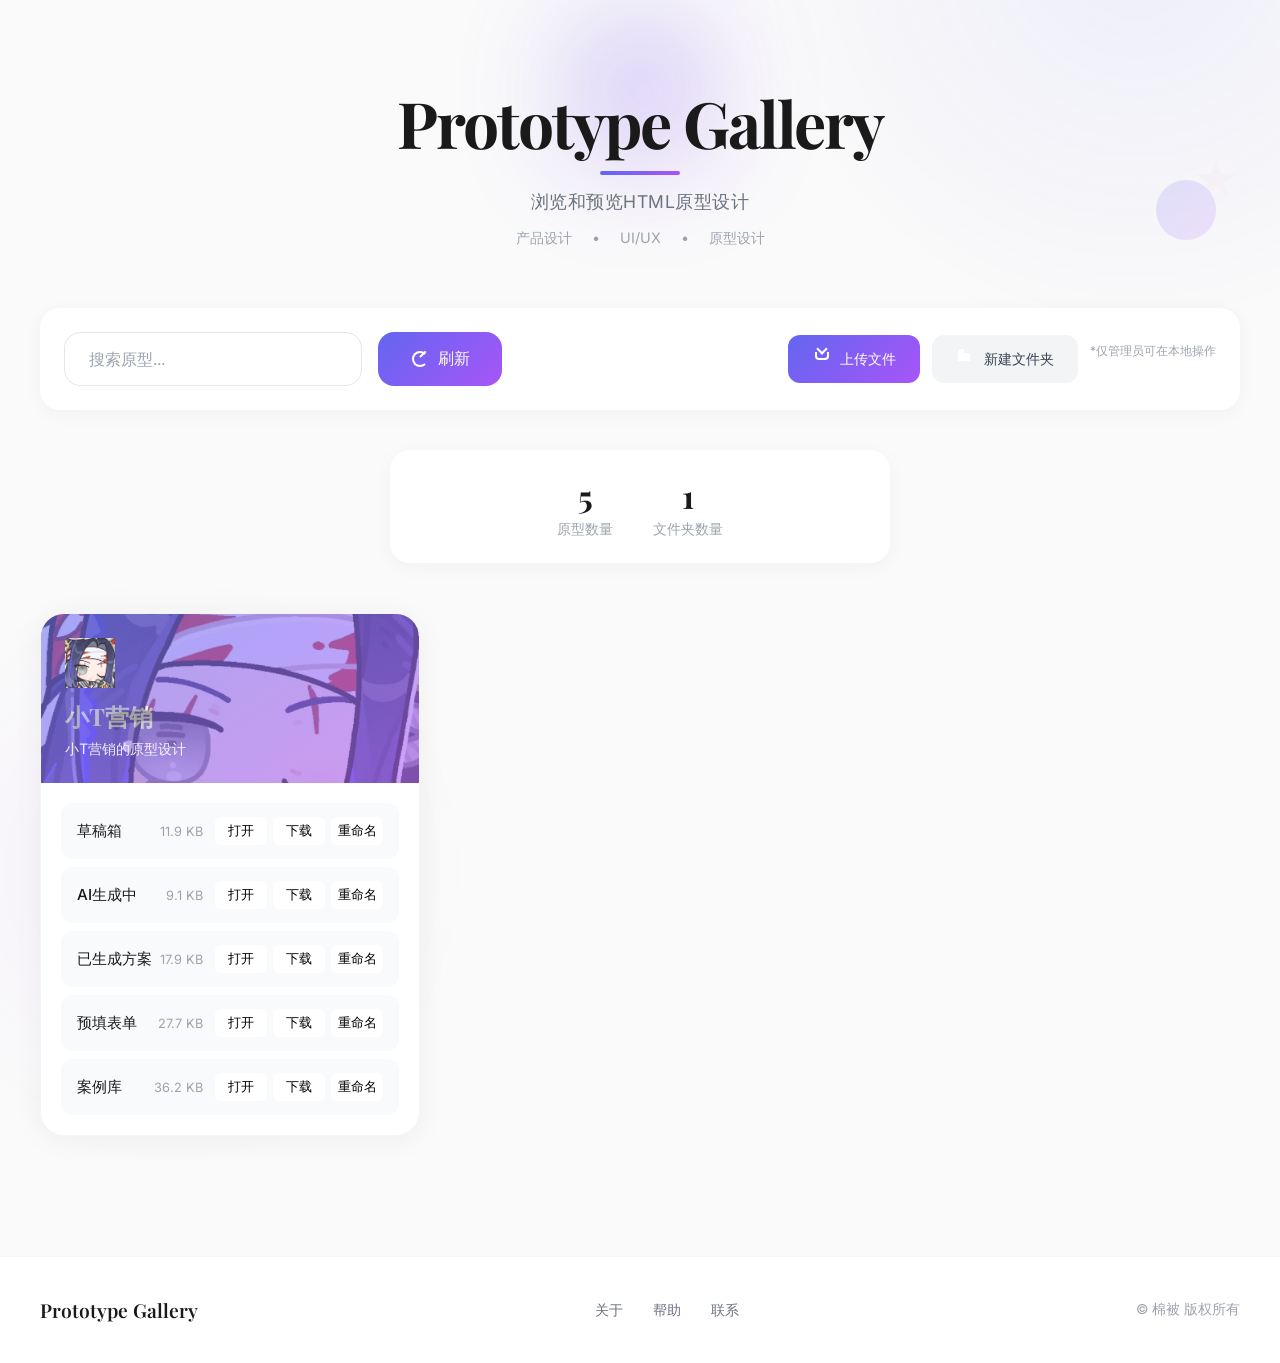
<file: index.html>
<!DOCTYPE html>
<html lang="zh-CN">
<head>
    <meta charset="UTF-8">
    <meta name="viewport" content="width=device-width, initial-scale=1.0">
    <meta http-equiv="Cache-Control" content="no-cache, no-store, must-revalidate">
    <meta http-equiv="Pragma" content="no-cache">
    <meta http-equiv="Expires" content="0">
    <title>原型展示库</title>
    <link rel="stylesheet" href="css/style.css?v=3">
</head>
<body>
    <div class="geometric-decoration"></div>
    
    <header>
        <div class="header-decoration"></div>
        <div class="container">
            <h1>Prototype Gallery</h1>
            <p>浏览和预览HTML原型设计</p>
            <div class="header-subtitle">
                <span>产品设计</span>
                <span>•</span>
                <span>UI/UX</span>
                <span>•</span>
                <span>原型设计</span>
            </div>
        </div>
    </header>

    <main class="container">
        <div class="toolbar">
            <div class="search-bar">
                <input type="text" id="searchInput" placeholder="搜索原型...">
                <button id="refreshBtn">
                    <span class="btn-icon"></span>
                    <span>刷新</span>
                </button>
            </div>
            
            <div class="upload-section">
                <label class="upload-btn">
                    <input type="file" id="fileInput" multiple accept=".html" hidden>
                    <span class="btn-icon upload-icon"></span>
                    <span>上传文件</span>
                </label>
                <button id="createFolderBtn" class="folder-btn">
                    <span class="btn-icon folder-icon"></span>
                    <span>新建文件夹</span>
                </button>
                <p class="admin-hint">*仅管理员可在本地操作</p>
            </div>
        </div>

        <div id="stats" class="stats">
            <div class="stat-item">
                <div class="number" id="totalCount">0</div>
                <div class="label">原型数量</div>
            </div>
            <div class="stat-item">
                <div class="number" id="folderCount">0</div>
                <div class="label">文件夹数量</div>
            </div>
        </div>

        <div id="prototypesGrid" class="prototypes-grid">
            <div class="loading">
                <div class="spinner"></div>
                <p>正在加载原型列表...</p>
            </div>
        </div>
    </main>

    <footer>
        <div class="footer-content">
            <div class="brand">Prototype Gallery</div>
            <div class="links">
                <a href="#">关于</a>
                <a href="#">帮助</a>
                <a href="#">联系</a>
            </div>
            <div class="copyright">© 棉被 版权所有</div>
        </div>
    </footer>

    <!-- 新建文件夹弹窗 -->
    <div id="folderModal" class="modal">
        <div class="modal-content">
            <div class="modal-header">
                <h3>新建文件夹</h3>
                <button class="close-btn" onclick="closeFolderModal()">✕</button>
            </div>
            <div class="modal-body">
                <input type="text" id="folderNameInput" placeholder="输入文件夹名称">
                <textarea id="folderDescInput" placeholder="输入文件夹描述（可选）"></textarea>
            </div>
            <div class="modal-footer">
                <button class="cancel-btn" onclick="closeFolderModal()">取消</button>
                <button class="confirm-btn" onclick="createFolder()">创建</button>
            </div>
        </div>
    </div>

    <!-- 密码验证弹窗 -->
    <div id="passwordModal" class="modal">
        <div class="modal-content">
            <div class="modal-header">
                <h3>请输入上传密码</h3>
                <button class="close-btn" onclick="closePasswordModal()">✕</button>
            </div>
            <div class="modal-body">
                <input type="password" id="passwordInput" placeholder="请输入密码">
                <p class="error-message" id="passwordError"></p>
            </div>
            <div class="modal-footer">
                <button class="cancel-btn" onclick="closePasswordModal()">取消</button>
                <button class="confirm-btn" onclick="verifyPassword()">确认</button>
            </div>
        </div>
    </div>

    <!-- 上传进度弹窗 -->
    <div id="uploadModal" class="modal">
        <div class="modal-content">
            <div class="modal-header">
                <h3>上传文件</h3>
                <button class="close-btn" onclick="closeUploadModal()">✕</button>
            </div>
            <div class="modal-body">
                <div id="uploadFilesList"></div>
                <div id="uploadProgress" class="progress-bar">
                    <div class="progress-fill"></div>
                </div>
            </div>
            <div class="modal-footer">
                <button class="cancel-btn" onclick="closeUploadModal()">取消</button>
                <button class="confirm-btn" onclick="startUpload()">开始上传</button>
            </div>
        </div>
    </div>

    <!-- 重命名弹窗 -->
    <div id="renameModal" class="modal">
        <div class="modal-content">
            <div class="modal-header">
                <h3>重命名原型</h3>
                <button class="close-btn" onclick="closeRenameModal()">✕</button>
            </div>
            <div class="modal-body">
                <input type="text" id="renameInput" placeholder="请输入新名称">
            </div>
            <div class="modal-footer">
                <button class="cancel-btn" onclick="closeRenameModal()">取消</button>
                <button class="confirm-btn" onclick="confirmRename()">确认</button>
            </div>
        </div>
    </div>

    <!-- 预览弹窗 -->
    <div id="previewModal" class="preview-modal">
        <div class="modal-header">
            <span class="title" id="previewTitle"></span>
            <button class="close-btn" onclick="closePreview()">✕</button>
        </div>
        <div class="modal-content">
            <iframe id="previewFrame"></iframe>
        </div>
    </div>

    <script src="js/app.js"></script>
</body>
</html>
</file>
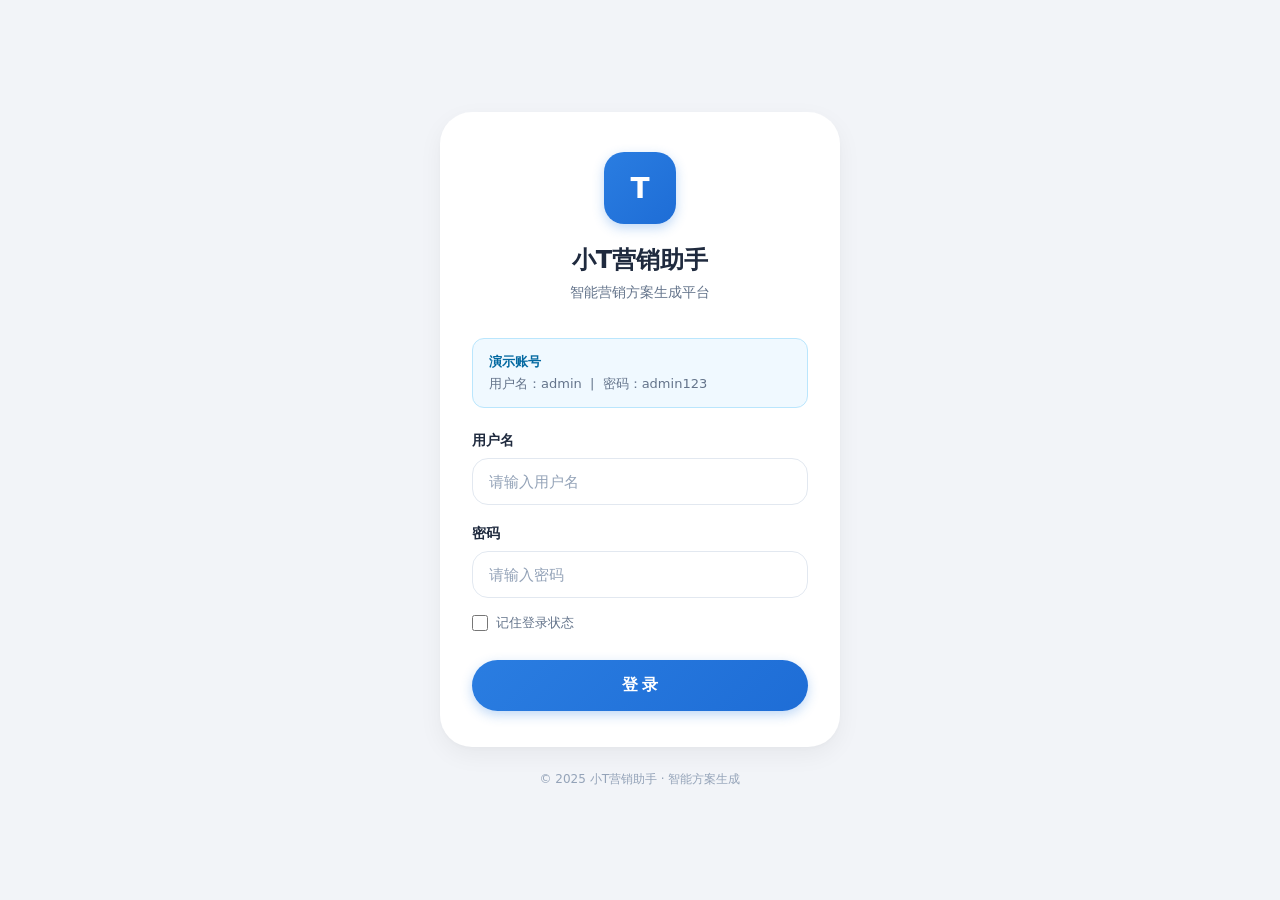
<file: prototypes/AnLiKu.html>
<!DOCTYPE html>
<html lang="zh-CN">
<head>
    <meta charset="UTF-8">
    <meta name="viewport" content="width=device-width, initial-scale=1.0, user-scalable=no">
    <title>云商通 · 案例库管理后台</title>
    <style>
        * {
            margin: 0;
            padding: 0;
            box-sizing: border-box;
        }

        body {
            background: #f0f2f6;
            font-family: 'Inter', system-ui, -apple-system, 'Segoe UI', Roboto, sans-serif;
            padding: 30px 32px;
            color: #1e293b;
        }

        /* 主容器 */
        .case-container {
            max-width: 1600px;
            margin: 0 auto;
            background: white;
            border-radius: 28px;
            box-shadow: 0 8px 20px rgba(0,0,0,0.05);
            overflow: hidden;
        }

        /* 头部 */
        .header {
            padding: 24px 28px 16px 28px;
            border-bottom: 1px solid #e9edf2;
            display: flex;
            justify-content: space-between;
            align-items: center;
            flex-wrap: wrap;
            gap: 16px;
            background: #ffffff;
        }

        .title-section h1 {
            font-size: 24px;
            font-weight: 700;
            background: linear-gradient(135deg, #1f3a6b, #2a5f8a);
            background-clip: text;
            -webkit-background-clip: text;
            color: transparent;
        }
        .title-section p {
            font-size: 13px;
            color: #5b6e8c;
            margin-top: 6px;
        }

        /* 角色切换 */
        .role-switch {
            background: #f1f5f9;
            border-radius: 60px;
            padding: 4px;
            display: flex;
            gap: 8px;
        }
        .role-btn {
            border: none;
            background: transparent;
            padding: 8px 24px;
            border-radius: 40px;
            font-weight: 600;
            font-size: 14px;
            cursor: pointer;
            transition: 0.2s;
            color: #475569;
        }
        .role-btn.active {
            background: white;
            color: #1e40af;
            box-shadow: 0 2px 6px rgba(0,0,0,0.05);
        }

        /* 筛选栏 */
        .filter-bar {
            padding: 20px 28px;
            background: #fafcff;
            border-bottom: 1px solid #eef2f8;
            display: flex;
            flex-wrap: wrap;
            gap: 16px;
            align-items: flex-end;
        }
        .filter-group {
            display: flex;
            flex-direction: column;
            gap: 6px;
            min-width: 140px;
        }
        .filter-group label {
            font-size: 12px;
            font-weight: 600;
            color: #4a5a72;
        }
        select, input, .filter-group .mock-select {
            background: white;
            border: 1px solid #cfdde6;
            border-radius: 20px;
            padding: 8px 14px;
            font-size: 13px;
            outline: none;
            cursor: pointer;
        }
        .btn-primary {
            background: #2a5f8a;
            border: none;
            border-radius: 40px;
            padding: 8px 22px;
            color: white;
            font-weight: 600;
            font-size: 13px;
            cursor: pointer;
            transition: 0.2s;
            box-shadow: 0 1px 2px rgba(0,0,0,0.05);
        }
        .btn-primary:hover {
            background: #1f4a6e;
        }
        .btn-outline {
            background: white;
            border: 1px solid #cbd5e1;
            border-radius: 40px;
            padding: 8px 20px;
            font-weight: 500;
            cursor: pointer;
        }

        /* 操作按钮样式 */
        .action-buttons {
            display: flex;
            gap: 8px;
            flex-wrap: wrap;
        }
        .action-btn {
            padding: 6px 14px;
            border-radius: 16px;
            font-size: 12px;
            font-weight: 500;
            border: none;
            cursor: pointer;
            transition: 0.15s;
        }
        .action-btn-preview {
            background: #eef2ff;
            color: #1e40af;
        }
        .action-btn-preview:hover {
            background: #e0e7ff;
        }
        .action-btn-download {
            background: #f0fdf4;
            color: #16a34a;
        }
        .action-btn-download:hover {
            background: #dcfce7;
        }
        .action-btn-edit {
            background: #fefce8;
            color: #ca8a04;
        }
        .action-btn-edit:hover {
            background: #fef9c3;
        }
        .action-btn-delete {
            background: #fef2f2;
            color: #dc2626;
        }
        .action-btn-delete:hover {
            background: #fee2e2;
        }

        /* 库标签导航 */
        .library-tabs {
            padding: 0 28px;
            display: flex;
            gap: 28px;
            border-bottom: 1px solid #eef2f8;
            background: white;
        }
        .lib-tab {
            padding: 14px 0 12px;
            font-weight: 600;
            font-size: 15px;
            color: #5d6f8f;
            cursor: pointer;
            border-bottom: 2px solid transparent;
        }
        .lib-tab.active {
            color: #2a5f8a;
            border-bottom-color: #2a5f8a;
        }

        /* 分公司多选下拉sheet (简化的下拉面板) */
        .branch-multiselect {
            position: relative;
            min-width: 180px;
        }
        .branch-dropdown-btn {
            background: white;
            border: 1px solid #cfdde6;
            border-radius: 20px;
            padding: 8px 12px;
            display: flex;
            justify-content: space-between;
            align-items: center;
            cursor: pointer;
            font-size: 13px;
        }
        .branch-panel {
            position: absolute;
            top: 42px;
            left: 0;
            background: white;
            border: 1px solid #e2e8f0;
            border-radius: 16px;
            box-shadow: 0 8px 20px rgba(0,0,0,0.1);
            width: 200px;
            z-index: 100;
            display: none;
            padding: 12px;
        }
        .branch-panel.show {
            display: block;
        }
        .branch-option {
            display: flex;
            align-items: center;
            gap: 8px;
            margin-bottom: 10px;
            font-size: 13px;
        }

        /* 案例表格 */
        .case-table-wrapper {
            padding: 20px 28px 32px;
            overflow-x: auto;
        }
        table {
            width: 100%;
            border-collapse: collapse;
            font-size: 13px;
        }
        th {
            text-align: left;
            padding: 14px 8px;
            background: #f8fafc;
            color: #334155;
            font-weight: 600;
            border-bottom: 1px solid #e2e8f0;
        }
        td {
            padding: 14px 8px;
            border-bottom: 1px solid #f0f2f5;
            vertical-align: middle;
        }
        .case-name {
            font-weight: 600;
            color: #1e293b;
        }
        .tag {
            background: #eef2ff;
            color: #1e40af;
            border-radius: 20px;
            padding: 4px 10px;
            font-size: 12px;
            display: inline-block;
            white-space: nowrap;
        }
        .action-icons button {
            background: none;
            border: none;
            cursor: pointer;
            margin-right: 12px;
            font-size: 18px;
            transition: 0.1s;
        }
        .upload-overwrite {
            color: #2c6e2c;
        }
        .empty-row {
            text-align: center;
            padding: 40px;
            color: #8ba0bc;
        }

        /* 模态框 (上传/编辑案例) */
        .modal {
            position: fixed;
            top: 0;
            left: 0;
            width: 100%;
            height: 100%;
            background: rgba(0,0,0,0.4);
            backdrop-filter: blur(3px);
            display: flex;
            align-items: center;
            justify-content: center;
            z-index: 1000;
            visibility: hidden;
            opacity: 0;
            transition: 0.2s;
        }
        .modal.show {
            visibility: visible;
            opacity: 1;
        }
        .modal-content {
            background: white;
            width: 540px;
            max-width: 90%;
            border-radius: 32px;
            padding: 28px 30px;
            box-shadow: 0 30px 40px rgba(0,0,0,0.2);
        }
        .modal-content h3 {
            font-size: 22px;
            margin-bottom: 20px;
        }
        .form-row {
            margin-bottom: 20px;
        }
        .form-row label {
            display: block;
            font-weight: 600;
            margin-bottom: 6px;
            font-size: 13px;
        }
        .form-row input, .form-row select, .form-row textarea {
            width: 100%;
            padding: 10px 14px;
            border: 1px solid #cfdde6;
            border-radius: 24px;
            font-size: 14px;
        }
        .radio-group {
            display: flex;
            gap: 20px;
            margin-top: 6px;
        }
        .modal-buttons {
            display: flex;
            gap: 12px;
            justify-content: flex-end;
            margin-top: 24px;
        }
        .file-info {
            font-size: 12px;
            color: #4b6b8f;
            margin-top: 6px;
        }
    </style>
</head>
<body>
<div class="case-container">
    <!-- 头部 & 角色切换 -->
    <div class="header">
        <div class="title-section">
            <h1>方案案例库·营销中台</h1>
            <p>总部统一管理，分公司共享标杆案例，赋能AI方案生成</p>
        </div>
        <div class="role-switch" id="roleSwitch">
            <button class="role-btn active" data-role="headquarters">总部人员</button>
            <button class="role-btn" data-role="branch">分公司人员</button>
        </div>
    </div>

    <!-- 筛选栏 -->
    <div class="filter-bar">
        <div class="filter-group">
            <label>客户名称</label>
            <input type="text" id="filterCustomer" placeholder="输入客户名" autocomplete="off">
        </div>
        <div class="filter-group">
            <label>行业</label>
            <select id="filterIndustry">
                <option value="">全部行业</option>
                <option value="生产制造">生产制造</option>
                <option value="商超百购">商超百购</option>
                <option value="电商">电商</option>
                <option value="零售">零售</option>
                <option value="餐饮">餐饮</option>
                <option value="保险">保险</option>
                <option value="教育">教育</option>
                <option value="自助设备">自助设备</option>
                <option value="其他">其他</option>
            </select>
        </div>
        <div class="filter-group">
            <label>所属分公司</label>
            <select id="filterBranch">
                <option value="">全部</option>
                <option>江苏分公司</option><option>浙江分公司</option><option>广东分公司</option><option>北京分公司</option>
            </select>
        </div>
        <div class="filter-group">
            <label>开放范围</label>
            <select id="filterScope">
                <option value="">全部</option>
                <option>总部私有</option><option>分公司私有</option><option>公开库</option>
            </select>
        </div>
        <div style="display: flex; gap: 10px;">
            <button class="btn-primary" id="searchBtn">筛选</button>
            <button class="btn-outline" id="resetFilterBtn">重置</button>
        </div>
    </div>

    <!-- 库选项卡 + 上传按钮 -->
    <div style="display: flex; justify-content: space-between; align-items: center; padding-right: 28px;">
        <div class="library-tabs" id="libraryTabs">
            <div class="lib-tab active" id="headquartersLibTab" data-lib="headquarters_lib">总部案例库</div>
            <div class="lib-tab" id="branchLibTab" data-lib="branch_lib">分公司案例库</div>
            <div class="lib-tab" id="publicLibTab" data-lib="public_lib">公开库</div>
        </div>
        <button class="btn-primary" id="uploadCaseBtn" style="margin-bottom: 12px;">+ 上传案例</button>
    </div>

    <!-- 分公司多选快捷指示器 (仅当选择分公司库时显示) -->
    <div id="branchSelectorWrapper" style="padding: 0 28px 10px 28px; display: none;">
        <div class="branch-multiselect">
            <div class="branch-dropdown-btn" id="branchDropdownBtn">选择分公司 (多选) ▼</div>
            <div class="branch-panel" id="branchPanel">
                <div class="branch-option"><input type="checkbox" value="江苏分公司"> 江苏分公司</div>
                <div class="branch-option"><input type="checkbox" value="浙江分公司"> 浙江分公司</div>
                <div class="branch-option"><input type="checkbox" value="广东分公司"> 广东分公司</div>
                <div class="branch-option"><input type="checkbox" value="北京分公司"> 北京分公司</div>
                <button id="confirmBranchSelect" style="margin-top: 8px; width:100%; background:#eef2ff; border:none; border-radius:20px; padding:6px;">确定</button>
            </div>
        </div>
    </div>

    <!-- 案例表格 -->
    <div class="case-table-wrapper">
        <table id="caseTable">
            <thead>
            <tr><th>案例名称</th><th>客户名称</th><th>行业</th><th>所属分公司</th><th>开放范围</th><th>最后更新</th><th>操作</th></tr>
            </thead>
            <tbody id="caseTableBody">
            <tr><td colspan="7" class="empty-row">加载案例数据...</td></tr>
            </tbody>
        </table>
    </div>
</div>

<!-- 上传/编辑模态框 -->
<div id="caseModal" class="modal">
    <div class="modal-content">
        <h3 id="modalTitle">上传新案例</h3>
        <div class="form-row">
            <label>选择案例文件 (PPT/PDF/DOC)</label>
            <input type="file" id="caseFile" accept=".pptx,.pdf,.docx">
            <div class="file-info" id="fileStatus">未选择文件</div>
        </div>
        <div class="form-row"><label>客户名称 *</label><input id="caseCustomer" placeholder="例: 百步印社"></div>
        <div class="form-row"><label>行业 *</label><select id="caseIndustry"><option value="生产制造">生产制造</option><option value="商超百购">商超百购</option><option value="电商">电商</option><option value="零售">零售</option><option value="餐饮">餐饮</option><option value="保险">保险</option><option value="教育">教育</option><option value="自助设备">自助设备</option><option value="其他">其他</option></select></div>
        <div class="form-row"><label>开放范围</label>
            <div class="radio-group" id="scopeRadioGroup"><label><input type="radio" name="scope" value="headquarters_private"> 总部私有</label><label><input type="radio" name="scope" value="branch_private"> 分公司私有</label><label><input type="radio" name="scope" value="public"> 公开库</label></div>
        </div>
        <div class="form-row" id="branchField" style="display:none;"><label>所属分公司</label><select id="caseBranch"><option value="">总部(无分公司)</option><option>江苏分公司</option><option>浙江分公司</option><option>广东分公司</option><option>北京分公司</option></select></div>
        <div class="form-row" id="branchScopeHint" style="font-size:12px; color:#a85555; display:none;">* 分公司私有需选择具体分公司</div>
        <div class="modal-buttons"><button class="btn-outline" id="closeModalBtn">取消</button><button class="btn-primary" id="saveCaseBtn">保存案例</button></div>
    </div>
</div>

<script>
    // ---------- 登录验证 ----------
    const isLoggedIn = localStorage.getItem('t_marketing_logged_in');
    if (isLoggedIn !== 'true') {
        window.location.href = 'login.html';
    }

    // ---------- 模拟案例库数据 ----------
    let cases = [
        // 总部私有案例
        { id: "c1", name: "总部金融方案_VIP客户", customer: "总部VIP客户", industry: "保险", branch: "", scope: "headquarters_private", fileRef: "file1", updated: "2025-05-15" },
        { id: "c2", name: "集团采购平台_生产制造", customer: "集团采购平台", industry: "生产制造", branch: "", scope: "headquarters_private", fileRef: "file2", updated: "2025-05-14" },
        { id: "c3", name: "总部电商运营方案", customer: "总部电商", industry: "电商", branch: "", scope: "headquarters_private", fileRef: "file3", updated: "2025-05-13" },
        { id: "c4", name: "总部教育培训体系", customer: "总部培训", industry: "教育", branch: "", scope: "headquarters_private", fileRef: "file4", updated: "2025-05-12" },
        
        // 江苏分公司私有案例
        { id: "c5", name: "百步印社_自助设备", customer: "百步印社", industry: "自助设备", branch: "江苏分公司", scope: "branch_private", fileRef: "file5", updated: "2025-05-10" },
        { id: "c6", name: "南京美食城_餐饮", customer: "南京美食城", industry: "餐饮", branch: "江苏分公司", scope: "branch_private", fileRef: "file6", updated: "2025-05-09" },
        { id: "c7", name: "苏州超市连锁_商超百购", customer: "苏州超市连锁", industry: "商超百购", branch: "江苏分公司", scope: "branch_private", fileRef: "file7", updated: "2025-05-08" },
        
        // 浙江分公司私有案例
        { id: "c8", name: "拉布布菜市场_餐饮", customer: "拉布布菜市场", industry: "餐饮", branch: "浙江分公司", scope: "branch_private", fileRef: "file8", updated: "2025-05-07" },
        { id: "c9", name: "杭州新零售体验店", customer: "杭州新零售", industry: "零售", branch: "浙江分公司", scope: "branch_private", fileRef: "file9", updated: "2025-05-06" },
        { id: "c10", name: "宁波电商产业园", customer: "宁波电商园", industry: "电商", branch: "浙江分公司", scope: "branch_private", fileRef: "file10", updated: "2025-05-05" },
        
        // 广东分公司私有案例
        { id: "c11", name: "深圳科技孵化器_其他", customer: "深圳孵化器", industry: "其他", branch: "广东分公司", scope: "branch_private", fileRef: "file11", updated: "2025-05-11" },
        { id: "c12", name: "广州连锁便利店", customer: "广州便利店", industry: "零售", branch: "广东分公司", scope: "branch_private", fileRef: "file12", updated: "2025-05-10" },
        
        // 北京分公司私有案例
        { id: "c13", name: "北京教育培训机构", customer: "北京教育", industry: "教育", branch: "北京分公司", scope: "branch_private", fileRef: "file13", updated: "2025-05-14" },
        { id: "c14", name: "北京保险代理公司", customer: "北京保险", industry: "保险", branch: "北京分公司", scope: "branch_private", fileRef: "file14", updated: "2025-05-13" },
        
        // 公开库案例
        { id: "c15", name: "王力云店_零售", customer: "王力云店", industry: "零售", branch: "", scope: "public", fileRef: "file15", updated: "2025-05-08" },
        { id: "c16", name: "智橙便利店_零售", customer: "智橙便利店", industry: "零售", branch: "广东分公司", scope: "public", fileRef: "file16", updated: "2025-05-14" },
        { id: "c17", name: "全国餐饮连锁方案", customer: "全国餐饮", industry: "餐饮", branch: "", scope: "public", fileRef: "file17", updated: "2025-05-12" },
        { id: "c18", name: "通用商超解决方案", customer: "通用商超", industry: "商超百购", branch: "", scope: "public", fileRef: "file18", updated: "2025-05-11" },
        { id: "c19", name: "电商平台通用方案", customer: "电商平台", industry: "电商", branch: "", scope: "public", fileRef: "file19", updated: "2025-05-09" },
        { id: "c20", name: "自助设备标准方案", customer: "自助设备", industry: "自助设备", branch: "", scope: "public", fileRef: "file20", updated: "2025-05-07" }
    ];
    let currentRole = "headquarters";   // headquarters / branch
    let currentLib = "headquarters_lib"; // headquarters_lib, branch_lib, public_lib
    let selectedBranches = [];  // 分公司多选 (仅当库视图为分公司库时使用)

    // 辅助: 判断案例在当前角色+库+筛选条件下是否可见
    function isCaseVisible(c) {
        // 根据当前选中的库类型 (总部库/分公司库/公开库)
        if (currentLib === "headquarters_lib") {
            if (c.scope !== "headquarters_private") return false;
            // 总部人员可以看到总部私有案例；分公司人员看总部私有需额外？总部私有仅总部可见
            if (currentRole !== "headquarters") return false;
        }
        else if (currentLib === "branch_lib") {
            if (c.scope !== "branch_private") return false;
            // 如果是总部人员查看分公司库：展示所有 branch_private 案例；
            // 如果是分公司人员查看分公司库：仅显示所属分公司匹配且branch_private案例
            if (currentRole === "branch") {
                // 模拟当前登录分公司为江苏分公司（demo演示固定为江苏）
                const userBranch = "江苏分公司";
                if (c.branch !== userBranch) return false;
            } else {
                // 总部人员查看分公司库时，还要通过多选分公司筛选
                if (selectedBranches.length > 0 && !selectedBranches.includes(c.branch)) return false;
            }
        }
        else if (currentLib === "public_lib") {
            if (c.scope !== "public") return false;
        }
        // 额外的筛选条件
        const filterCustomer = document.getElementById('filterCustomer').value.trim().toLowerCase();
        if (filterCustomer && !c.customer.toLowerCase().includes(filterCustomer)) return false;
        const industryFilter = document.getElementById('filterIndustry').value;
        if (industryFilter && c.industry !== industryFilter) return false;
        const branchFilter = document.getElementById('filterBranch').value;
        if (branchFilter && c.branch !== branchFilter) return false;
        const scopeFilter = document.getElementById('filterScope').value;
        if (scopeFilter === "总部私有" && c.scope !== "headquarters_private") return false;
        if (scopeFilter === "分公司私有" && c.scope !== "branch_private") return false;
        if (scopeFilter === "公开库" && c.scope !== "public") return false;
        return true;
    }

    function renderTable() {
        const filtered = cases.filter(isCaseVisible);
        const tbody = document.getElementById('caseTableBody');
        if (filtered.length === 0) {
            tbody.innerHTML = '<tr><td colspan="7" class="empty-row">暂无案例，请点击【上传案例】添加</td></tr>';
            return;
        }
        tbody.innerHTML = filtered.map(c => {
            const isHeadquarters = currentRole === 'headquarters';
            const canEditDelete = isHeadquarters || (currentLib === 'branch_lib');
            const actions = canEditDelete ? `
                <button class="action-btn action-btn-preview" data-id="${c.id}" onclick="previewCase('${c.id}')">预览</button>
                <button class="action-btn action-btn-download" data-id="${c.id}" onclick="downloadCase('${c.id}')">下载</button>
                <button class="action-btn action-btn-edit" data-id="${c.id}" onclick="openEditCase('${c.id}')">编辑</button>
                <button class="action-btn action-btn-delete" data-id="${c.id}" onclick="deleteCase('${c.id}')">删除</button>
            ` : `
                <button class="action-btn action-btn-preview" data-id="${c.id}" onclick="previewCase('${c.id}')">预览</button>
                <button class="action-btn action-btn-download" data-id="${c.id}" onclick="downloadCase('${c.id}')">下载</button>
            `;
            return `
                <tr>
                    <td class="case-name">${escapeHtml(c.name)}</td>
                    <td>${escapeHtml(c.customer)}</td>
                    <td><span class="tag">${c.industry}</span></td>
                    <td>${c.branch || '—'}</td>
                    <td>${c.scope === 'headquarters_private' ? '总部私有' : (c.scope === 'branch_private' ? '分公司私有' : '公开库')}</td>
                    <td>${c.updated}</td>
                    <td class="action-buttons">${actions}</td>
                </tr>
            `;
        }).join('');
    }

    function escapeHtml(str) { if(!str) return ''; return str.replace(/[&<>]/g, function(m){ if(m==='&') return '&amp;'; if(m==='<') return '&lt;'; if(m==='>') return '&gt;'; return m;});}

    // 预览案例
    function previewCase(id) {
        const c = cases.find(ca => ca.id === id);
        if(c) {
            alert(`预览案例：${c.name}\n\n客户：${c.customer}\n行业：${c.industry}\n开放范围：${c.scope === 'headquarters_private' ? '总部私有' : (c.scope === 'branch_private' ? '分公司私有' : '公开库')}`);
        }
    }

    // 下载案例
    function downloadCase(id) {
        const c = cases.find(ca => ca.id === id);
        if(c) {
            const blob = new Blob([`【案例文件】\n名称：${c.name}\n客户：${c.customer}\n行业：${c.industry}\n所属分公司：${c.branch || '总部'}\n开放范围：${c.scope === 'headquarters_private' ? '总部私有' : (c.scope === 'branch_private' ? '分公司私有' : '公开库')}\n最后更新：${c.updated}`], {type: "application/octet-stream"});
            const url = URL.createObjectURL(blob);
            const a = document.createElement('a');
            a.href = url;
            a.download = `${c.name}.txt`;
            document.body.appendChild(a);
            a.click();
            document.body.removeChild(a);
            URL.revokeObjectURL(url);
            alert(`正在下载：${c.name}`);
        }
    }

    // 删除案例
    function deleteCase(id) {
        if(confirm('确定要删除这个案例吗？')) {
            const idx = cases.findIndex(c => c.id === id);
            if(idx !== -1) {
                cases.splice(idx, 1);
                renderTable();
                alert('案例已删除');
            }
        }
    }

    // 上传/编辑模态逻辑
    let currentEditId = null;
    function openUploadModal(editId = null) {
        currentEditId = editId;
        const modal = document.getElementById('caseModal');
        const title = document.getElementById('modalTitle');
        const scopeRadioGroup = document.getElementById('scopeRadioGroup');
        const branchField = document.getElementById('branchField');
        const branchScopeHint = document.getElementById('branchScopeHint');
        
        // 根据角色设置权限
        if(currentRole === 'branch') {
            // 分公司人员：隐藏总部私有选项和所属分公司字段
            scopeRadioGroup.querySelectorAll('input[name="scope"]').forEach(rad => {
                if(rad.value === 'headquarters_private') {
                    rad.parentElement.style.display = 'none';
                } else {
                    rad.parentElement.style.display = '';
                }
            });
            branchField.style.display = 'none';
            branchScopeHint.style.display = 'none';
        } else {
            // 总部人员：显示所有选项，默认隐藏所属分公司
            scopeRadioGroup.querySelectorAll('input[name="scope"]').forEach(rad => {
                rad.parentElement.style.display = '';
            });
            branchField.style.display = 'none';
            branchScopeHint.style.display = 'none';
        }
        
        if(editId) {
            const c = cases.find(ca => ca.id === editId);
            if(c) {
                title.innerText = '编辑案例 / 覆盖文件';
                document.getElementById('caseCustomer').value = c.customer;
                document.getElementById('caseIndustry').value = c.industry;
                document.getElementById('caseBranch').value = c.branch || '';
                const scopeRad = document.querySelector(`input[name="scope"][value="${c.scope}"]`);
                if(scopeRad) scopeRad.checked = true;
                document.getElementById('fileStatus').innerText = '已存在文件，可选重新上传覆盖';
                document.getElementById('caseFile').value = '';
                
                // 编辑时如果是分公司私有，显示所属分公司字段（仅总部）
                if(currentRole === 'headquarters' && c.scope === 'branch_private') {
                    branchField.style.display = '';
                    branchScopeHint.style.display = 'block';
                }
            }
        } else {
            title.innerText = '上传新案例';
            document.getElementById('caseCustomer').value = '';
            document.getElementById('caseIndustry').value = '餐饮';
            document.getElementById('caseBranch').value = '';
            document.querySelector(`input[name="scope"][value="headquarters_private"]`).checked = true;
            document.getElementById('caseFile').value = '';
            document.getElementById('fileStatus').innerText = '未选择文件';
        }
        modal.classList.add('show');
    }
    function closeModal() { document.getElementById('caseModal').classList.remove('show'); currentEditId = null; }
    function saveCase() {
        const customer = document.getElementById('caseCustomer').value.trim();
        const industry = document.getElementById('caseIndustry').value;
        const branchVal = document.getElementById('caseBranch').value;
        const scope = document.querySelector('input[name="scope"]:checked')?.value;
        if(!customer || !scope) { alert('请填写完整信息'); return; }
        const fileInput = document.getElementById('caseFile');
        let fileMsg = fileInput.files.length ? fileInput.files[0].name : null;
        if(currentEditId){
            const idx = cases.findIndex(c => c.id === currentEditId);
            if(idx !== -1){
                cases[idx].customer = customer;
                cases[idx].industry = industry;
                cases[idx].branch = branchVal === '' ? '' : branchVal;
                cases[idx].scope = scope;
                cases[idx].updated = new Date().toISOString().slice(0,10);
                if(fileMsg) cases[idx].fileRef = fileMsg;
                cases[idx].name = `${customer}_${industry}`;
            }
        } else {
            const newId = 'c' + Date.now();
            const newName = `${customer}_${industry}`;
            cases.push({
                id: newId, name: newName, customer, industry, branch: branchVal || '', scope,
                fileRef: fileMsg || 'demo.ppt', updated: new Date().toISOString().slice(0,10)
            });
        }
        renderTable();
        closeModal();
    }
    function openEditCase(id) { openUploadModal(id); }
    function openOverwriteCase(id) { openUploadModal(id); }  // 覆盖也是编辑

    // 初始化角色/库交互
    function setRole(role) {
        currentRole = role;
        document.querySelectorAll('.role-btn').forEach(btn => {
            if(btn.dataset.role === role) btn.classList.add('active');
            else btn.classList.remove('active');
        });
        // 隐藏/显示总部案例库标签
        const headquartersTab = document.getElementById('headquartersLibTab');
        if(role === 'branch') {
            // 分公司人员隐藏总部案例库
            headquartersTab.style.display = 'none';
            // 默认显示分公司案例库
            currentLib = "branch_lib";
        } else {
            // 总部人员显示总部案例库
            headquartersTab.style.display = '';
            currentLib = "headquarters_lib";
        }
        highlightLibTab();
        updateBranchSelectorVisibility();
        renderTable();
    }
    function setLibrary(lib) {
        currentLib = lib;
        highlightLibTab();
        updateBranchSelectorVisibility();
        renderTable();
    }
    function highlightLibTab() {
        document.querySelectorAll('.lib-tab').forEach(tab => {
            if(tab.dataset.lib === currentLib) tab.classList.add('active');
            else tab.classList.remove('active');
        });
    }
    function updateBranchSelectorVisibility() {
        const wrapper = document.getElementById('branchSelectorWrapper');
        if(currentLib === 'branch_lib' && currentRole === 'headquarters') {
            wrapper.style.display = 'block';
        } else {
            wrapper.style.display = 'none';
        }
        if(currentLib !== 'branch_lib') selectedBranches = [];
    }
    // 多选分公司面板
    document.getElementById('branchDropdownBtn')?.addEventListener('click', () => {
        document.getElementById('branchPanel').classList.toggle('show');
    });
    document.getElementById('confirmBranchSelect')?.addEventListener('click', () => {
        const checkboxes = document.querySelectorAll('#branchPanel input[type="checkbox"]');
        selectedBranches = Array.from(checkboxes).filter(cb => cb.checked).map(cb => cb.value);
        document.getElementById('branchPanel').classList.remove('show');
        renderTable();
    });
    document.addEventListener('click', function(e) {
        const panel = document.getElementById('branchPanel');
        if(panel && !panel.contains(e.target) && e.target.id !== 'branchDropdownBtn') panel.classList.remove('show');
    });
    // 筛选重置
    document.getElementById('resetFilterBtn')?.addEventListener('click', () => {
        document.getElementById('filterCustomer').value = '';
        document.getElementById('filterIndustry').value = '';
        document.getElementById('filterBranch').value = '';
        document.getElementById('filterScope').value = '';
        renderTable();
    });
    document.getElementById('searchBtn')?.addEventListener('click', () => renderTable());
    document.getElementById('uploadCaseBtn')?.addEventListener('click', () => openUploadModal(null));
    document.getElementById('closeModalBtn')?.addEventListener('click', closeModal);
    document.getElementById('saveCaseBtn')?.addEventListener('click', saveCase);
    // 监听角色切换
    document.querySelectorAll('.role-btn').forEach(btn => {
        btn.addEventListener('click', (e) => setRole(btn.dataset.role));
    });
    document.querySelectorAll('.lib-tab').forEach(tab => {
        tab.addEventListener('click', () => setLibrary(tab.dataset.lib));
    });
    // 检查分公司私有时分公司必选提示，并显示所属分公司字段（仅总部人员）
    document.querySelectorAll('input[name="scope"]').forEach(radio => {
        radio.addEventListener('change', () => {
            const hint = document.getElementById('branchScopeHint');
            const branchField = document.getElementById('branchField');
            const isBranchPrivate = document.querySelector('input[name="scope"]:checked')?.value === 'branch_private';
            
            if(currentRole === 'headquarters') {
                // 总部人员：选择分公司私有时显示所属分公司字段
                if(isBranchPrivate) {
                    hint.style.display = 'block';
                    branchField.style.display = '';
                } else {
                    hint.style.display = 'none';
                    branchField.style.display = 'none';
                }
            } else {
                // 分公司人员：始终隐藏所属分公司字段
                hint.style.display = 'none';
                branchField.style.display = 'none';
            }
        });
    });
    // 初始渲染
    setRole('headquarters');
    setLibrary('headquarters_lib');
</script>
</body>
</html>
</file>
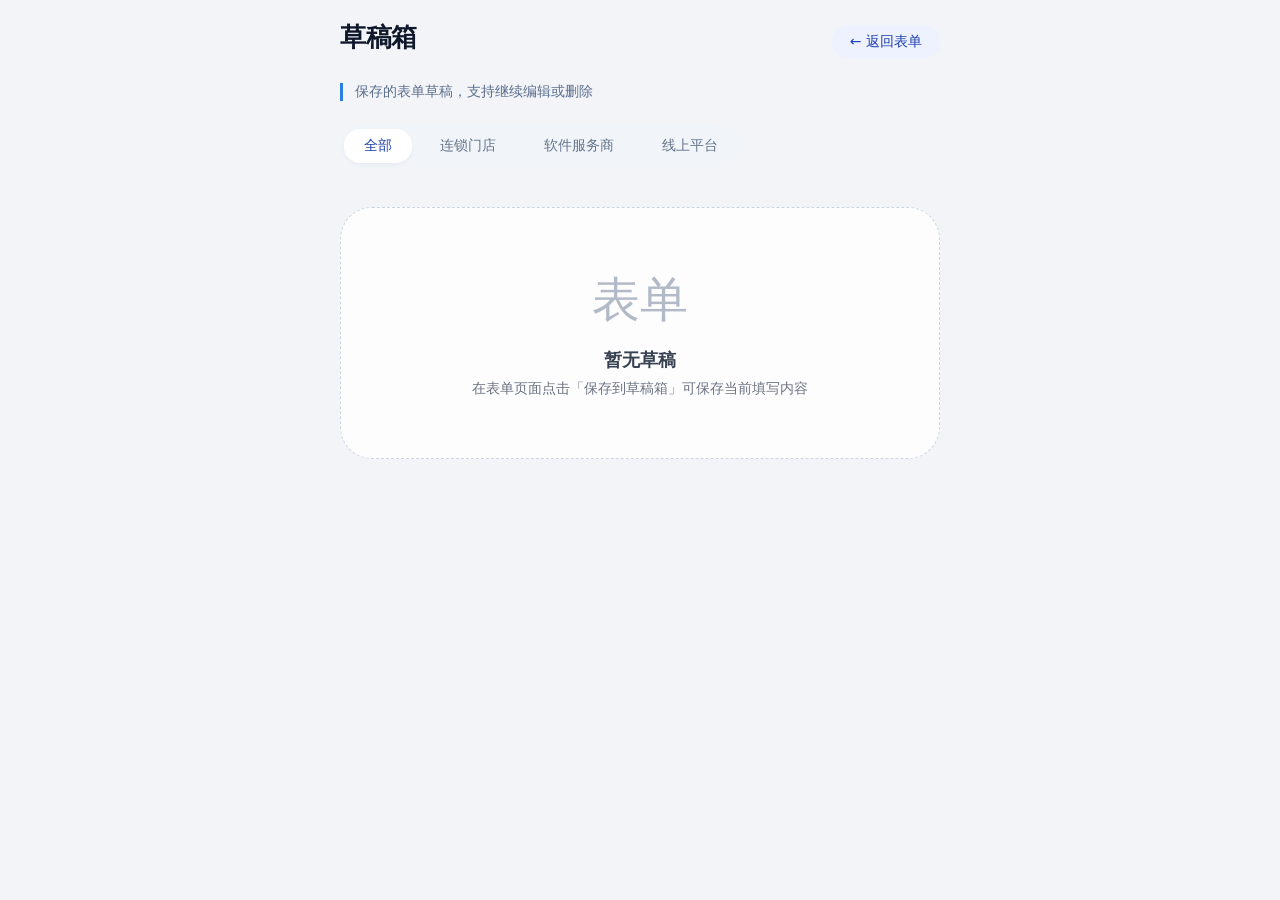
<file: prototypes/caogaoxiang.html>
<!DOCTYPE html>
<html lang="zh-CN">
<head>
    <meta charset="UTF-8">
    <meta name="viewport" content="width=device-width, initial-scale=1.0, user-scalable=no, viewport-fit=cover">
    <title>小T营销助手·草稿箱</title>
    <style>
        * {
            margin: 0;
            padding: 0;
            box-sizing: border-box;
            -webkit-tap-highlight-color: transparent;
        }

        body {
            background: #f2f4f8;
            font-family: system-ui, -apple-system, 'Segoe UI', Roboto, Helvetica, 'Noto Sans', sans-serif;
            padding: 20px 16px 40px;
            color: #1f2a3e;
        }

        .app-container {
            max-width: 600px;
            margin: 0 auto;
        }

        .page-header {
            display: flex;
            justify-content: space-between;
            align-items: baseline;
            margin-bottom: 24px;
            flex-wrap: wrap;
            gap: 12px;
        }

        h1 {
            font-size: 26px;
            font-weight: 700;
            color: #0f172a;
            letter-spacing: -0.3px;
        }

        .back-link {
            background: #eef2ff;
            border-radius: 40px;
            padding: 8px 18px;
            font-size: 14px;
            font-weight: 500;
            color: #1e40af;
            text-decoration: none;
            transition: 0.2s;
            display: inline-block;
        }

        .back-link:active {
            background: #e0e7ff;
        }

        .subhead {
            color: #5b6e8c;
            margin-bottom: 24px;
            font-size: 14px;
            border-left: 3px solid #2a7de1;
            padding-left: 12px;
        }

        .filter-tabs {
            display: flex;
            gap: 8px;
            margin-bottom: 20px;
            padding: 4px;
            background: #f1f5f9;
            border-radius: 20px;
            width: fit-content;
        }

        .filter-tab {
            padding: 8px 20px;
            border-radius: 16px;
            font-size: 14px;
            font-weight: 500;
            cursor: pointer;
            transition: 0.2s;
            color: #64748b;
        }

        .filter-tab.active {
            background: white;
            color: #1e40af;
            box-shadow: 0 2px 4px rgba(0,0,0,0.04);
        }

        .draft-list {
            display: flex;
            flex-direction: column;
            gap: 16px;
            margin-bottom: 30px;
        }

        .draft-card {
            background: #ffffff;
            border-radius: 24px;
            box-shadow: 0 4px 12px rgba(0, 0, 0, 0.04), 0 1px 2px rgba(0, 0, 0, 0.02);
            border: 1px solid #edf2f7;
            padding: 20px;
            transition: all 0.2s ease;
        }

        .draft-card:hover {
            box-shadow: 0 6px 16px rgba(0, 0, 0, 0.06);
        }

        .draft-header {
            display: flex;
            justify-content: space-between;
            align-items: flex-start;
            margin-bottom: 12px;
        }

        .draft-title {
            font-size: 16px;
            font-weight: 600;
            color: #0f172a;
            flex: 1;
            margin-right: 12px;
        }

        .draft-category {
            background: #eef2ff;
            color: #1e40af;
            border-radius: 12px;
            padding: 4px 10px;
            font-size: 12px;
            font-weight: 500;
            white-space: nowrap;
        }

        .draft-meta {
            display: flex;
            gap: 16px;
            flex-wrap: wrap;
            font-size: 13px;
            color: #64748b;
            margin-bottom: 16px;
        }

        .draft-meta-item {
            display: flex;
            align-items: center;
            gap: 4px;
        }

        .draft-preview {
            background: #f8fafc;
            border-radius: 16px;
            padding: 12px 14px;
            font-size: 13px;
            color: #475569;
            line-height: 1.5;
            margin-bottom: 16px;
            border: 1px dashed #e2e8f0;
        }

        .draft-actions {
            display: flex;
            gap: 12px;
            flex-wrap: wrap;
        }

        .action-btn {
            background: #f8fafc;
            border: 1px solid #e2e8f0;
            border-radius: 32px;
            padding: 8px 18px;
            font-size: 13px;
            font-weight: 500;
            cursor: pointer;
            transition: 0.15s;
            color: #2c3e66;
        }

        .action-btn:active {
            background: #eef2ff;
            transform: scale(0.96);
        }

        .action-btn.primary {
            background: #2a7de1;
            border-color: #2a7de1;
            color: white;
        }

        .action-btn.danger {
            background: #fef2f2;
            border-color: #fecaca;
            color: #dc2626;
        }

        .empty-state {
            background: #ffffffcc;
            border-radius: 32px;
            padding: 60px 20px;
            text-align: center;
            color: #6c7a91;
            border: 1px dashed #cbd5e1;
            margin-top: 20px;
        }

        .empty-state-icon {
            font-size: 48px;
            margin-bottom: 16px;
            opacity: 0.5;
        }

        .empty-state-title {
            font-size: 18px;
            font-weight: 600;
            color: #374151;
            margin-bottom: 8px;
        }

        .empty-state-desc {
            font-size: 14px;
            color: #6b7280;
        }

        .silent-toast {
            position: fixed;
            bottom: 30px;
            left: 50%;
            transform: translateX(-50%);
            background: #1f2a3ecc;
            backdrop-filter: blur(8px);
            color: white;
            padding: 8px 20px;
            border-radius: 40px;
            font-size: 14px;
            font-weight: 500;
            z-index: 1000;
            pointer-events: none;
            transition: opacity 0.2s;
            opacity: 0;
        }
    </style>
</head>
<body>
<div class="app-container">
    <div class="page-header">
        <h1>草稿箱</h1>
        <a href="YuTianBiaoDan.html" class="back-link" id="backToFormBtn">← 返回表单</a>
    </div>

    <div class="subhead">
        保存的表单草稿，支持继续编辑或删除
    </div>

    <div class="filter-tabs">
        <div class="filter-tab active" data-filter="all">全部</div>
        <div class="filter-tab" data-filter="连锁门店">连锁门店</div>
        <div class="filter-tab" data-filter="软件服务商">软件服务商</div>
        <div class="filter-tab" data-filter="线上平台">线上平台</div>
    </div>

    <div id="draftListContainer" class="draft-list">
        <!-- 动态草稿列表 -->
    </div>
</div>

<div id="silentToast" class="silent-toast"></div>

<script>
    let draftStore = [];

    function loadDrafts() {
        const stored = localStorage.getItem('t_marketing_drafts');
        if (stored) {
            try {
                draftStore = JSON.parse(stored);
            } catch (e) {
                draftStore = [];
            }
        }
    }

    function saveDrafts() {
        localStorage.setItem('t_marketing_drafts', JSON.stringify(draftStore));
    }

    function showToast(msg, isError = false) {
        const toast = document.getElementById('silentToast');
        if (!toast) return;
        toast.textContent = msg;
        toast.style.backgroundColor = isError ? '#dc2626cc' : '#1f2a3ecc';
        toast.style.opacity = '1';
        setTimeout(() => {
            toast.style.opacity = '0';
        }, 2000);
    }

    function getCustomerTypeName(type) {
        const types = {
            '连锁门店': '连锁门店',
            '软件服务商': '软件服务商',
            '线上平台': '线上平台',
            '自助设备': '自助设备'
        };
        return types[type] || '其他';
    }

    function getIndustryName(industry) {
        const industries = {
            '生产制造': '生产制造',
            '商超百购': '商超百购',
            '电商': '电商',
            '零售': '零售',
            '餐饮': '餐饮',
            '保险': '保险',
            '教育': '教育',
            '自助设备': '自助设备'
        };
        return industries[industry] || '其他';
    }

    function renderDraftList(filter = 'all') {
        const container = document.getElementById('draftListContainer');
        if (!container) return;

        let filteredDrafts = draftStore;
        if (filter !== 'all') {
            filteredDrafts = draftStore.filter(d => d.customerType === filter);
        }

        if (filteredDrafts.length === 0) {
            container.innerHTML = `
                <div class="empty-state">
                    <div class="empty-state-icon">表单</div>
                    <div class="empty-state-title">暂无草稿</div>
                    <div class="empty-state-desc">在表单页面点击「保存到草稿箱」可保存当前填写内容</div>
                </div>
            `;
            return;
        }

        container.innerHTML = filteredDrafts.map((draft, index) => `
            <div class="draft-card" data-id="${draft.id}">
                <div class="draft-header">
                    <div class="draft-title">${escapeHtml(draft.customerName || '未命名草稿')}</div>
                    <div class="draft-category">${getCustomerTypeName(draft.customerType)}</div>
                </div>
                <div class="draft-meta">
                    <span class="draft-meta-item">行业：${getIndustryName(draft.industry)}</span>
                    <span class="draft-meta-item">保存时间：${draft.savedAt}</span>
                </div>
                <div class="draft-preview">
                    ${draft.businessDesc ? escapeHtml(draft.businessDesc).substring(0, 60) + (draft.businessDesc.length > 60 ? '...' : '') : '暂无业务描述'}
                </div>
                <div class="draft-actions">
                    <button class="action-btn primary edit-btn" data-id="${draft.id}">继续编辑</button>
                    <button class="action-btn delete-btn" data-id="${draft.id}">删除</button>
                </div>
            </div>
        `).join('');

        document.querySelectorAll('.edit-btn').forEach(btn => {
            btn.addEventListener('click', (e) => {
                const id = btn.dataset.id;
                if (id) editDraft(id);
            });
        });

        document.querySelectorAll('.delete-btn').forEach(btn => {
            btn.addEventListener('click', (e) => {
                const id = btn.dataset.id;
                if (id) deleteDraft(id);
            });
        });
    }

    function escapeHtml(str) {
        if (!str) return '';
        return str.replace(/[&<>]/g, function(m) {
            if (m === '&') return '&amp;';
            if (m === '<') return '&lt;';
            if (m === '>') return '&gt;';
            return m;
        });
    }

    function editDraft(id) {
        const draft = draftStore.find(d => d.id === id);
        if (draft) {
            localStorage.setItem('t_marketing_prefill_form', JSON.stringify(draft));
            localStorage.removeItem('t_marketing_draft');
            window.location.href = 'YuTianBiaoDan.html';
        }
    }

    function deleteDraft(id) {
        const index = draftStore.findIndex(d => d.id === id);
        if (index !== -1) {
            draftStore.splice(index, 1);
            saveDrafts();
            renderDraftList();
            showToast('已删除草稿');
        }
    }

    function bindFilterEvents() {
        document.querySelectorAll('.filter-tab').forEach(tab => {
            tab.addEventListener('click', () => {
                document.querySelectorAll('.filter-tab').forEach(t => t.classList.remove('active'));
                tab.classList.add('active');
                renderDraftList(tab.dataset.filter);
            });
        });
    }

    function init() {
        loadDrafts();
        renderDraftList();
        bindFilterEvents();
    }

    init();
</script>
</body>
</html>
</file>
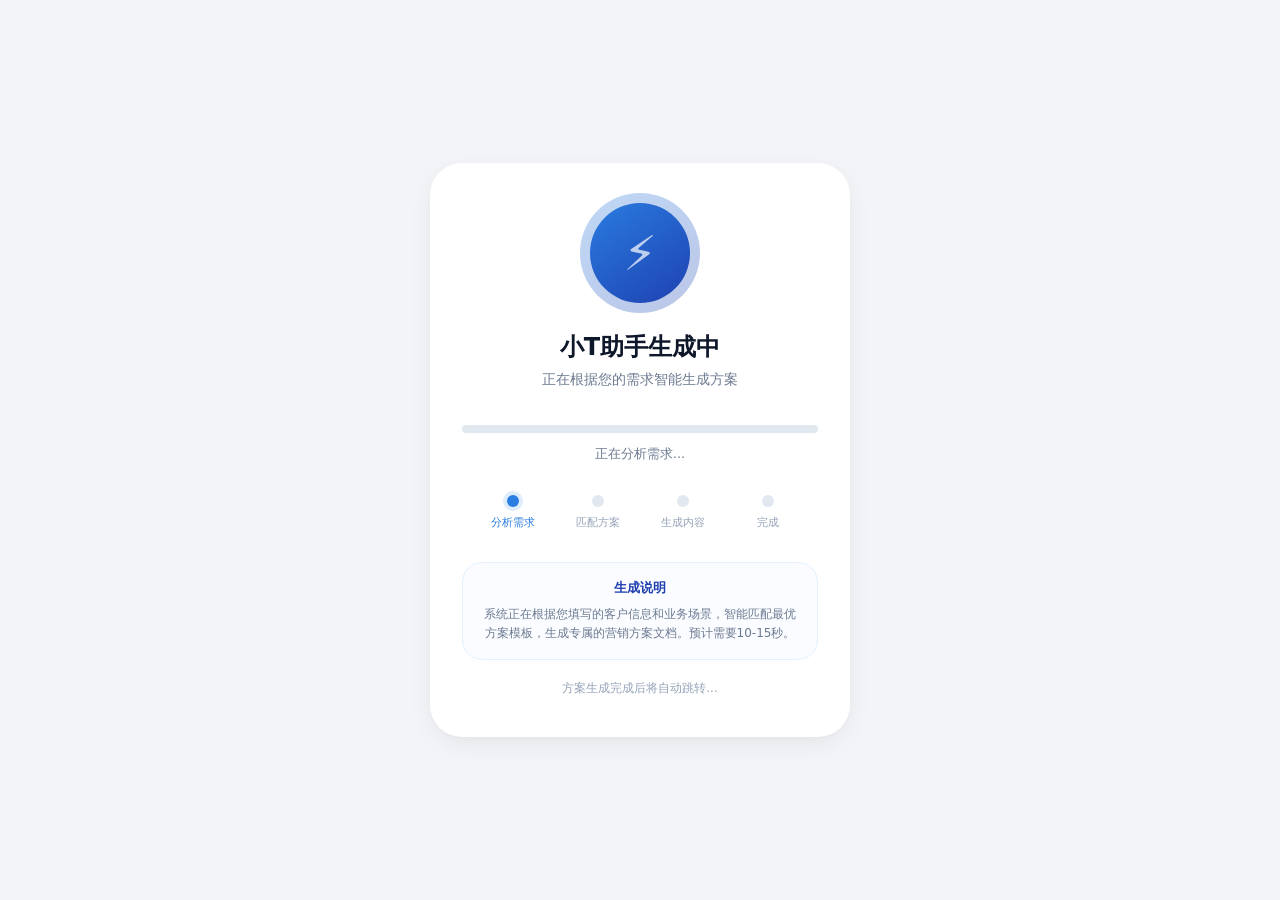
<file: prototypes/generating.html>
<!DOCTYPE html>
<html lang="zh-CN">
<head>
    <meta charset="UTF-8">
    <meta name="viewport" content="width=device-width, initial-scale=1.0, user-scalable=no, viewport-fit=cover">
    <title>小T营销助手·生成中</title>
    <style>
        * {
            margin: 0;
            padding: 0;
            box-sizing: border-box;
            -webkit-tap-highlight-color: transparent;
        }

        body {
            background: #f2f4f8;
            font-family: system-ui, -apple-system, 'Segoe UI', Roboto, Helvetica, 'Noto Sans', sans-serif;
            min-height: 100vh;
            display: flex;
            align-items: center;
            justify-content: center;
            padding: 20px;
        }

        .app-container {
            width: 100%;
            max-width: 420px;
            background: #ffffff;
            border-radius: 32px;
            box-shadow: 0 8px 24px rgba(0, 0, 0, 0.05), 0 2px 4px rgba(0, 0, 0, 0.02);
            padding: 40px 32px;
            text-align: center;
        }

        .logo-area {
            width: 100px;
            height: 100px;
            margin: 0 auto 28px;
            background: linear-gradient(145deg, #2a7de1, #1e40af);
            border-radius: 50%;
            display: flex;
            align-items: center;
            justify-content: center;
            position: relative;
        }

        .logo-icon {
            font-size: 48px;
            color: white;
        }

        .logo-area::before {
            content: '';
            position: absolute;
            width: 120%;
            height: 120%;
            border-radius: 50%;
            background: linear-gradient(145deg, #2a7de1, #1e40af);
            opacity: 0.3;
            animation: pulse 2s ease-in-out infinite;
        }

        @keyframes pulse {
            0%, 100% {
                transform: scale(1);
                opacity: 0.3;
            }
            50% {
                transform: scale(1.1);
                opacity: 0.1;
            }
        }

        .title {
            font-size: 24px;
            font-weight: 700;
            color: #0f172a;
            margin-bottom: 8px;
        }

        .subtitle {
            font-size: 14px;
            color: #6c7a91;
            margin-bottom: 36px;
        }

        .progress-container {
            width: 100%;
            margin-bottom: 32px;
        }

        .progress-bar {
            width: 100%;
            height: 8px;
            background: #e2e8f0;
            border-radius: 4px;
            overflow: hidden;
            position: relative;
        }

        .progress-fill {
            height: 100%;
            background: linear-gradient(90deg, #2a7de1, #1e40af);
            border-radius: 4px;
            width: 0%;
            transition: width 0.3s ease;
            position: relative;
        }

        .progress-fill::after {
            content: '';
            position: absolute;
            top: 0;
            left: 0;
            right: 0;
            bottom: 0;
            background: linear-gradient(90deg, transparent, rgba(255,255,255,0.3), transparent);
            animation: shimmer 1.5s infinite;
        }

        @keyframes shimmer {
            0% {
                transform: translateX(-100%);
            }
            100% {
                transform: translateX(100%);
            }
        }

        .progress-text {
            font-size: 13px;
            color: #6c7a91;
            margin-top: 12px;
            text-align: center;
        }

        .stage-indicators {
            display: flex;
            justify-content: space-between;
            margin-bottom: 32px;
            padding: 0 8px;
        }

        .stage-item {
            display: flex;
            flex-direction: column;
            align-items: center;
            gap: 8px;
            flex: 1;
        }

        .stage-dot {
            width: 12px;
            height: 12px;
            border-radius: 50%;
            background: #e2e8f0;
            transition: all 0.3s ease;
        }

        .stage-dot.active {
            background: #2a7de1;
            box-shadow: 0 0 0 4px rgba(42, 125, 225, 0.15);
        }

        .stage-dot.completed {
            background: #1e40af;
        }

        .stage-label {
            font-size: 11px;
            color: #94a3b8;
            white-space: nowrap;
        }

        .stage-label.active {
            color: #2a7de1;
        }

        .stage-label.completed {
            color: #1e40af;
        }

        .tips-card {
            background: #fafcff;
            border-radius: 20px;
            padding: 16px;
            border: 1px solid #e0f2fe;
        }

        .tips-title {
            font-size: 13px;
            font-weight: 600;
            color: #1e40af;
            margin-bottom: 8px;
        }

        .tips-content {
            font-size: 12px;
            color: #6c7a91;
            line-height: 1.6;
        }

        .auto-nav-hint {
            font-size: 12px;
            color: #94a3b8;
            margin-top: 20px;
        }
    </style>
</head>
<body>
<div class="app-container">
    <div class="logo-area">
        <span class="logo-icon">⚡</span>
    </div>
    
    <h1 class="title">小T助手生成中</h1>
    <p class="subtitle">正在根据您的需求智能生成方案</p>

    <div class="progress-container">
        <div class="progress-bar">
            <div class="progress-fill" id="progressFill"></div>
        </div>
        <div class="progress-text" id="progressText">正在分析需求...</div>
    </div>

    <div class="stage-indicators">
        <div class="stage-item">
            <div class="stage-dot" id="stage1"></div>
            <span class="stage-label" id="stage1Label">分析需求</span>
        </div>
        <div class="stage-item">
            <div class="stage-dot" id="stage2"></div>
            <span class="stage-label" id="stage2Label">匹配方案</span>
        </div>
        <div class="stage-item">
            <div class="stage-dot" id="stage3"></div>
            <span class="stage-label" id="stage3Label">生成内容</span>
        </div>
        <div class="stage-item">
            <div class="stage-dot" id="stage4"></div>
            <span class="stage-label" id="stage4Label">完成</span>
        </div>
    </div>

    <div class="tips-card">
        <div class="tips-title">生成说明</div>
        <div class="tips-content">
            系统正在根据您填写的客户信息和业务场景，智能匹配最优方案模板，生成专属的营销方案文档。预计需要10-15秒。
        </div>
    </div>

    <p class="auto-nav-hint">方案生成完成后将自动跳转...</p>
</div>

<script>
    const stages = [
        { text: '正在分析需求...', progress: 0 },
        { text: '正在匹配方案模板...', progress: 25 },
        { text: '正在生成方案内容...', progress: 50 },
        { text: '正在优化方案结构...', progress: 75 },
        { text: '方案生成完成！', progress: 100 }
    ];

    const stageElements = {
        stage1: document.getElementById('stage1'),
        stage2: document.getElementById('stage2'),
        stage3: document.getElementById('stage3'),
        stage4: document.getElementById('stage4'),
        stage1Label: document.getElementById('stage1Label'),
        stage2Label: document.getElementById('stage2Label'),
        stage3Label: document.getElementById('stage3Label'),
        stage4Label: document.getElementById('stage4Label')
    };

    const progressFill = document.getElementById('progressFill');
    const progressText = document.getElementById('progressText');

    let currentStage = 0;

    function updateStage(stageIndex) {
        progressFill.style.width = stages[stageIndex].progress + '%';
        progressText.textContent = stages[stageIndex].text;

        Object.keys(stageElements).forEach(key => {
            const element = stageElements[key];
            const stageNum = parseInt(key.replace('stage', '').replace('Label', ''));
            if (stageNum <= stageIndex + 1) {
                if (stageNum === stageIndex + 1) {
                    element.classList.add('active');
                    element.classList.remove('completed');
                } else {
                    element.classList.add('completed');
                    element.classList.remove('active');
                }
            } else {
                element.classList.remove('active', 'completed');
            }
        });
    }

    function runProgress() {
        if (currentStage < stages.length) {
            updateStage(currentStage);
            currentStage++;
            setTimeout(runProgress, currentStage === stages.length - 1 ? 800 : 1200);
        } else {
            setTimeout(() => {
                window.location.href = 'YiShengChengFangAn.html';
            }, 500);
        }
    }

    setTimeout(runProgress, 300);
</script>
</body>
</html>
</file>
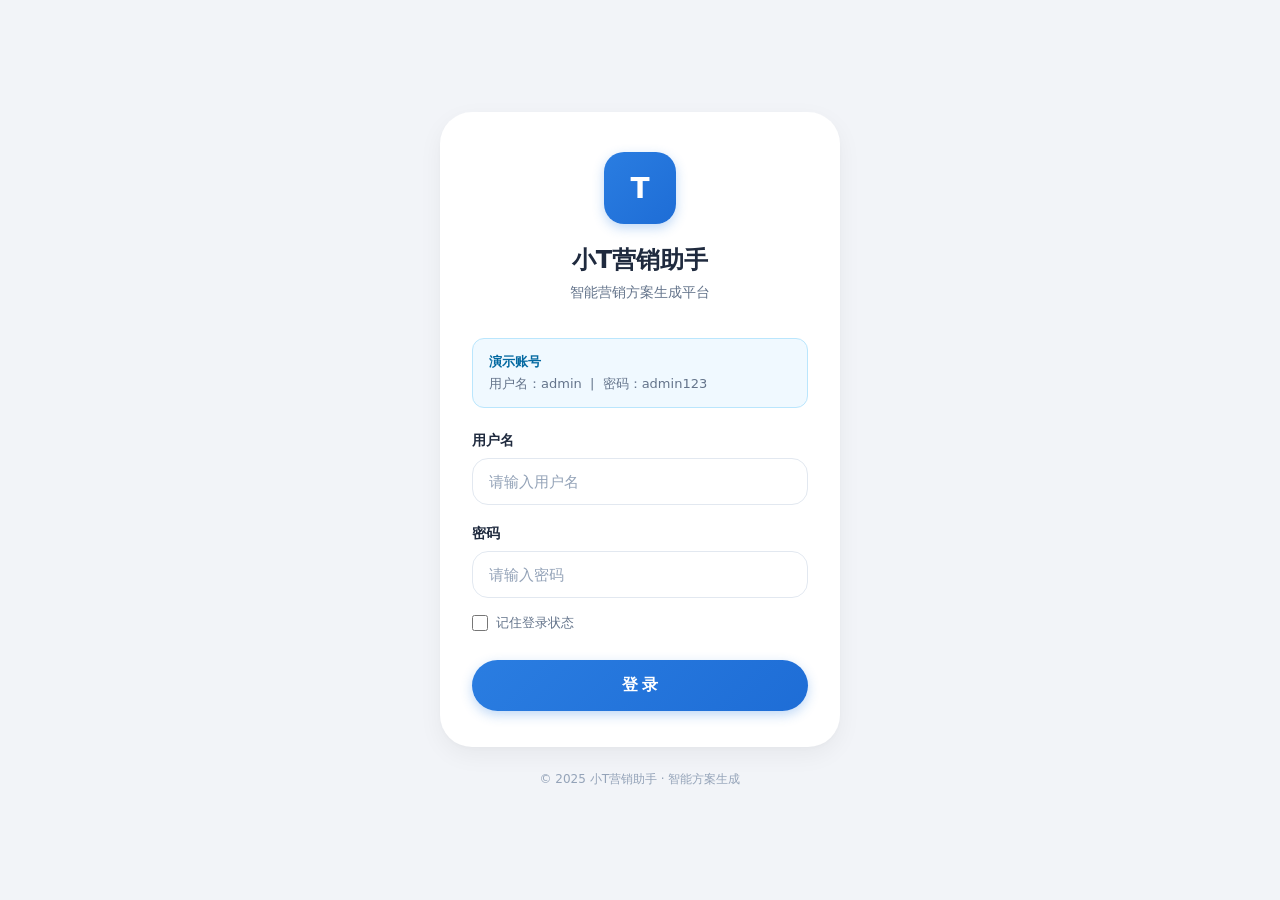
<file: prototypes/login.html>
<!DOCTYPE html>
<html lang="zh-CN">
<head>
    <meta charset="UTF-8">
    <meta name="viewport" content="width=device-width, initial-scale=1.0, user-scalable=no, viewport-fit=cover">
    <title>小T营销助手·登录</title>
    <style>
        * {
            margin: 0;
            padding: 0;
            box-sizing: border-box;
            -webkit-tap-highlight-color: transparent;
        }

        body {
            background: #f2f4f8;
            font-family: system-ui, -apple-system, 'Segoe UI', Roboto, Helvetica, 'Noto Sans', sans-serif;
            min-height: 100vh;
            display: flex;
            align-items: center;
            justify-content: center;
            padding: 20px 16px;
            color: #1f2a3e;
        }

        /* 登录容器 */
        .login-container {
            width: 100%;
            max-width: 400px;
        }

        /* 登录卡片 */
        .login-card {
            background: #ffffff;
            border-radius: 32px;
            box-shadow: 0 8px 24px rgba(0, 0, 0, 0.05), 0 2px 4px rgba(0, 0, 0, 0.02);
            overflow: hidden;
            padding: 40px 32px 36px;
        }

        /* Logo区域 */
        .login-header {
            text-align: center;
            margin-bottom: 36px;
        }

        .login-logo {
            width: 72px;
            height: 72px;
            background: linear-gradient(135deg, #2a7de1 0%, #1e6dd6 100%);
            border-radius: 20px;
            display: flex;
            align-items: center;
            justify-content: center;
            margin: 0 auto 20px;
            box-shadow: 0 4px 12px rgba(42, 125, 225, 0.3);
        }

        .login-logo-text {
            font-size: 28px;
            font-weight: 700;
            color: white;
        }

        .login-title {
            font-size: 24px;
            font-weight: 700;
            color: #1f2a3e;
            margin-bottom: 8px;
        }

        .login-subtitle {
            font-size: 14px;
            color: #64748b;
        }

        /* 表单样式 */
        .login-form {
            display: flex;
            flex-direction: column;
            gap: 20px;
        }

        .form-item {
            display: flex;
            flex-direction: column;
            gap: 8px;
        }

        .form-item label {
            font-size: 14px;
            font-weight: 600;
            color: #1f2a3e;
        }

        .form-item input {
            width: 100%;
            padding: 14px 16px;
            border: 1px solid #e2e8f0;
            border-radius: 16px;
            font-size: 15px;
            color: #1f2a3e;
            background: #ffffff;
            transition: all 0.2s ease;
        }

        .form-item input::placeholder {
            color: #94a3b8;
        }

        .form-item input:focus {
            outline: none;
            border-color: #2a7de1;
            box-shadow: 0 0 0 3px rgba(42, 125, 225, 0.1);
        }

        /* 记住登录 */
        .remember-row {
            display: flex;
            align-items: center;
            gap: 8px;
            margin-top: -4px;
        }

        .remember-row input[type="checkbox"] {
            width: 16px;
            height: 16px;
            accent-color: #2a7de1;
            cursor: pointer;
        }

        .remember-row label {
            font-size: 13px;
            color: #64748b;
            cursor: pointer;
            user-select: none;
        }

        /* 登录按钮 */
        .login-btn {
            width: 100%;
            padding: 15px 0;
            background: linear-gradient(135deg, #2a7de1 0%, #1e6dd6 100%);
            border: none;
            border-radius: 48px;
            font-size: 16px;
            font-weight: 600;
            color: white;
            cursor: pointer;
            transition: all 0.2s ease;
            margin-top: 8px;
            box-shadow: 0 4px 12px rgba(42, 125, 225, 0.3);
        }

        .login-btn:hover {
            transform: translateY(-1px);
            box-shadow: 0 6px 16px rgba(42, 125, 225, 0.4);
        }

        .login-btn:active {
            transform: scale(0.98);
        }

        /* 错误提示 */
        .error-tip {
            background: #fef2f2;
            border: 1px solid #fecaca;
            border-radius: 12px;
            padding: 12px 14px;
            font-size: 13px;
            color: #dc2626;
            display: none;
        }

        .error-tip.show {
            display: block;
        }

        /* 底部版权 */
        .login-footer {
            text-align: center;
            margin-top: 24px;
            font-size: 12px;
            color: #94a3b8;
        }

        /* 演示提示 */
        .demo-hint {
            background: #f0f9ff;
            border: 1px solid #bae6fd;
            border-radius: 12px;
            padding: 14px 16px;
            margin-bottom: 24px;
            font-size: 13px;
            color: #0369a1;
        }

        .demo-hint strong {
            display: block;
            margin-bottom: 4px;
            font-size: 13px;
        }

        .demo-hint span {
            color: #64748b;
        }
    </style>
</head>
<body>
    <div class="login-container">
        <div class="login-card">
            <div class="login-header">
                <div class="login-logo">
                    <span class="login-logo-text">T</span>
                </div>
                <h1 class="login-title">小T营销助手</h1>
                <p class="login-subtitle">智能营销方案生成平台</p>
            </div>

            <div class="demo-hint">
                <strong>演示账号</strong>
                <span>用户名：admin &nbsp;|&nbsp; 密码：admin123</span>
            </div>

            <div class="error-tip" id="errorTip">用户名或密码错误，请重试</div>

            <form class="login-form" id="loginForm" onsubmit="return handleLogin(event)">
                <div class="form-item">
                    <label for="username">用户名</label>
                    <input type="text" id="username" placeholder="请输入用户名" autocomplete="off">
                </div>

                <div class="form-item">
                    <label for="password">密码</label>
                    <input type="password" id="password" placeholder="请输入密码" autocomplete="off">
                </div>

                <div class="remember-row">
                    <input type="checkbox" id="rememberMe">
                    <label for="rememberMe">记住登录状态</label>
                </div>

                <button type="submit" class="login-btn">登 录</button>
            </form>
        </div>

        <div class="login-footer">
            &copy; 2025 小T营销助手 · 智能方案生成
        </div>
    </div>

    <script>
        // 模拟用户数据（实际项目中应从后端验证）
        const users = [
            { username: 'admin', password: 'admin123', name: '管理员' },
            { username: 'zhangsan', password: '123456', name: '张三' },
            { username: 'lisi', password: '123456', name: '李四' }
        ];

        // 页面加载时检查是否已登录
        function checkLoginStatus() {
            const isLoggedIn = localStorage.getItem('t_marketing_logged_in');
            if (isLoggedIn === 'true') {
                // 已登录，直接跳转
                window.location.href = 'YiShengChengFangAn.html';
            }
        }

        // 处理登录
        function handleLogin(event) {
            event.preventDefault();
            
            const username = document.getElementById('username').value.trim();
            const password = document.getElementById('password').value;
            const rememberMe = document.getElementById('rememberMe').checked;
            const errorTip = document.getElementById('errorTip');

            // 简单验证
            if (!username || !password) {
                errorTip.textContent = '请输入用户名和密码';
                errorTip.classList.add('show');
                return false;
            }

            // 验证用户（这里使用前端模拟验证，实际项目应调用后端API）
            const user = users.find(u => u.username === username && u.password === password);

            if (user) {
                // 登录成功
                errorTip.classList.remove('show');
                
                // 保存登录状态
                localStorage.setItem('t_marketing_logged_in', 'true');
                localStorage.setItem('t_marketing_user', JSON.stringify({
                    username: user.username,
                    name: user.name
                }));

                // 跳转到已生成方案页面
                window.location.href = 'YiShengChengFangAn.html';
            } else {
                // 登录失败
                errorTip.textContent = '用户名或密码错误，请重试';
                errorTip.classList.add('show');
            }

            return false;
        }

        // 输入时隐藏错误提示
        document.getElementById('username').addEventListener('input', function() {
            document.getElementById('errorTip').classList.remove('show');
        });
        document.getElementById('password').addEventListener('input', function() {
            document.getElementById('errorTip').classList.remove('show');
        });

        // 页面加载时检查登录状态
        checkLoginStatus();
    </script>
</body>
</html>
</file>
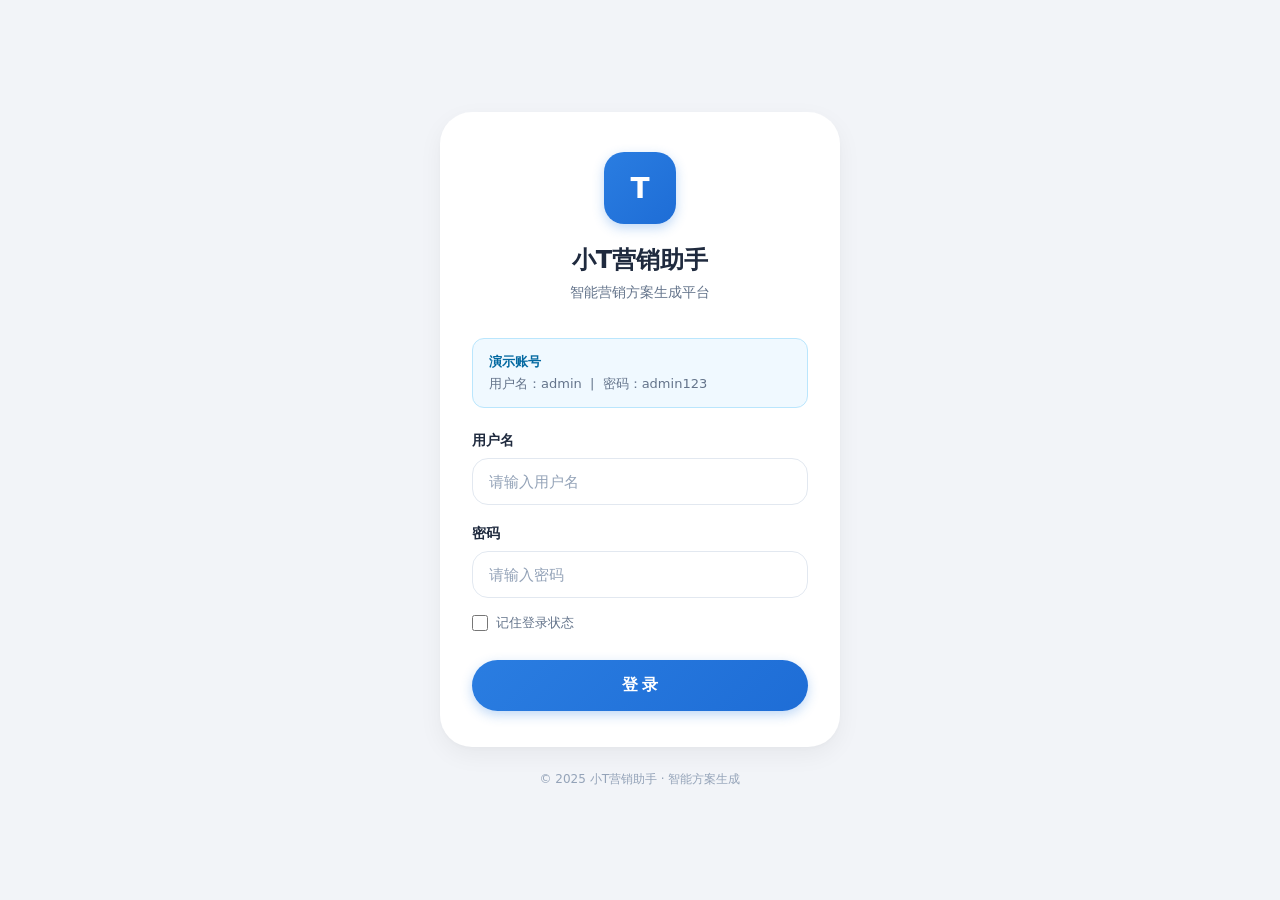
<file: prototypes/YiShengChengFangAn.html>
<!DOCTYPE html>
<html lang="zh-CN">
<head>
    <meta charset="UTF-8">
    <meta name="viewport" content="width=device-width, initial-scale=1.0, user-scalable=no, viewport-fit=cover">
    <title>小T营销助手·已生成方案</title>
    <style>
        * {
            margin: 0;
            padding: 0;
            box-sizing: border-box;
            -webkit-tap-highlight-color: transparent;
        }

        body {
            background: #f2f4f8;
            font-family: system-ui, -apple-system, 'Segoe UI', Roboto, 'Noto Sans', sans-serif;
            padding: 20px 16px 40px;
            color: #1f2a3e;
        }

        .app-container {
            max-width: 600px;
            margin: 0 auto;
        }

        /* 头部 */
        .page-header {
            display: flex;
            justify-content: space-between;
            align-items: baseline;
            margin-bottom: 24px;
            flex-wrap: wrap;
            gap: 12px;
        }

        h1 {
            font-size: 26px;
            font-weight: 700;
            color: #0f172a;
            letter-spacing: -0.3px;
        }

        .back-link {
            background: #eef2ff;
            border-radius: 40px;
            padding: 8px 18px;
            font-size: 14px;
            font-weight: 500;
            color: #1e40af;
            text-decoration: none;
            transition: 0.2s;
            display: inline-block;
        }

        .back-link:active {
            background: #e0e7ff;
        }

        .action-top-btn {
            background: #2a7de1;
            color: white;
            border: none;
            padding: 8px 18px;
            border-radius: 40px;
            font-size: 14px;
            font-weight: 600;
            cursor: pointer;
            transition: 0.2s;
        }

        .action-top-btn:hover {
            background: #1e6dd6;
        }

        .subhead {
            color: #5b6e8c;
            margin-bottom: 24px;
            font-size: 14px;
            border-left: 3px solid #2a7de1;
            padding-left: 12px;
        }

        /* 方案列表 — 单列布局 */
        .scheme-list {
            display: flex;
            flex-direction: column;
            gap: 18px;
            margin-bottom: 30px;
        }

        /* 卡片样式 */
        .scheme-card {
            background: #ffffff;
            border-radius: 28px;
            box-shadow: 0 4px 12px rgba(0, 0, 0, 0.04), 0 1px 2px rgba(0, 0, 0, 0.02);
            overflow: hidden;
            transition: all 0.2s ease;
            border: 1px solid #edf2f7;
        }

        .card-image {
            background: linear-gradient(145deg, #eef2fa, #e2e8f2);
            height: 110px;
            display: flex;
            align-items: center;
            justify-content: center;
            color: #3f5e8c;
            font-size: 34px;
            font-weight: 500;
            border-bottom: 1px solid #eef2ff;
        }

        .card-content {
            padding: 18px 18px 22px;
        }

        .scheme-name {
            font-weight: 700;
            font-size: 18px;
            color: #0f172a;
            margin-bottom: 8px;
            word-break: break-word;
            line-height: 1.3;
        }

        .scheme-meta {
            font-size: 13px;
            color: #6c7a91;
            margin-bottom: 20px;
            display: flex;
            gap: 12px;
            align-items: center;
            flex-wrap: wrap;
        }

        .scheme-date {
            background: #f1f5f9;
            padding: 4px 10px;
            border-radius: 20px;
        }

        .card-actions {
            display: flex;
            gap: 14px;
            flex-wrap: wrap;
            margin-top: 8px;
        }

        .action-btn {
            background: #f8fafc;
            border: 1px solid #e2e8f0;
            border-radius: 40px;
            padding: 8px 18px;
            font-size: 14px;
            font-weight: 500;
            display: inline-flex;
            align-items: center;
            gap: 6px;
            cursor: pointer;
            transition: 0.15s;
            color: #2c3e66;
        }

        .action-btn:active {
            background: #eef2ff;
            transform: scale(0.96);
        }

        .copy-form-btn {
            background: #eef2ff;
            border-color: #cbdffc;
            color: #1e40af;
        }

        .empty-state {
            background: #ffffffcc;
            border-radius: 32px;
            padding: 60px 20px;
            text-align: center;
            color: #6c7a91;
            border: 1px dashed #cbd5e1;
            margin-top: 20px;
        }

        /* 弹窗 */
        .modal-mask {
            position: fixed;
            top: 0;
            left: 0;
            width: 100%;
            height: 100%;
            background: rgba(0, 0, 0, 0.4);
            backdrop-filter: blur(4px);
            display: flex;
            align-items: center;
            justify-content: center;
            z-index: 1000;
            visibility: hidden;
            opacity: 0;
            transition: 0.2s;
        }

        .modal-mask.show {
            visibility: visible;
            opacity: 1;
        }

        .modal-container {
            background: white;
            width: 320px;
            max-width: 85%;
            border-radius: 32px;
            box-shadow: 0 24px 40px rgba(0, 0, 0, 0.2);
            padding: 24px 20px 28px;
            text-align: center;
        }

        .modal-container h3 {
            font-size: 20px;
            margin-bottom: 12px;
            font-weight: 600;
        }

        .modal-container input {
            width: 100%;
            padding: 12px 14px;
            border: 1px solid #cbd5e1;
            border-radius: 28px;
            margin: 16px 0 8px;
            font-size: 15px;
        }

        .modal-buttons {
            display: flex;
            gap: 12px;
            margin-top: 16px;
        }

        .modal-buttons button {
            flex: 1;
            padding: 10px 0;
            border-radius: 40px;
            border: none;
            font-weight: 500;
            cursor: pointer;
            background: #eef2ff;
            color: #1e40af;
        }

        .modal-buttons button.confirm {
            background: #2a7de1;
            color: white;
        }

        .toast-msg {
            position: fixed;
            bottom: 30px;
            left: 50%;
            transform: translateX(-50%);
            background: #1f2a3ecc;
            backdrop-filter: blur(8px);
            color: white;
            padding: 8px 20px;
            border-radius: 40px;
            font-size: 14px;
            z-index: 1100;
            pointer-events: none;
            opacity: 0;
            transition: 0.2s;
            white-space: nowrap;
        }
    </style>
</head>
<body>
<div class="app-container">
    <div class="page-header">
        <h1>已生成方案</h1>
        <div style="display: flex; gap: 10px;">
            <button class="action-top-btn" id="generateNewBtn">生成新方案</button>
            <a href="#" class="back-link" id="goToCaseLibBtn">案例库</a>
            <button class="back-link" id="logoutBtn" style="border: none; cursor: pointer;">退出登录</button>
        </div>
    </div>
    <div class="subhead">
        基于「客户名称 + 行业」自动命名 | 支持下载、重命名、复制预填表单
    </div>

    <div id="schemeListContainer" class="scheme-list">
        <!-- 动态卡片列表 -->
    </div>
</div>

<!-- 重命名模态框 -->
<div id="renameModal" class="modal-mask">
    <div class="modal-container">
        <h3>重命名方案</h3>
        <input type="text" id="renameInput" placeholder="请输入新名称" autocomplete="off">
        <div class="modal-buttons">
            <button id="renameCancelBtn">取消</button>
            <button id="renameConfirmBtn" class="confirm">确认</button>
        </div>
    </div>
</div>

<div id="toastMsg" class="toast-msg"></div>

<script>
    // ---------- 登录验证 ----------
    const isLoggedIn = localStorage.getItem('t_marketing_logged_in');
    if (isLoggedIn !== 'true') {
        window.location.href = 'login.html';
    }

    // ---------- 模拟已有方案数据 ----------
    let schemeStore = [
        {
            id: "sch_1",
            name: "拉布布菜市场餐饮行业方案",
            customerName: "拉布布菜市场",
            industry: "餐饮",
            paymentNeeds: ["门店收款", "支付分账"],
            fundScene: "platform_unified",
            businessDesc: "菜市场统一收银，多摊位分账",
            painPoints: "资金归集困难，分账繁琐",
            dailyTrans: "8000",
            existingSystem: "自有秤具系统",
            createdAt: "2025-05-10"
        },
        {
            id: "sch_2",
            name: "玖门门店进销存管理方案",
            customerName: "玖门门店",
            industry: "零售",
            paymentNeeds: ["门店收款", "大额支付"],
            fundScene: "store_independent",
            businessDesc: "连锁便利店进销存一体化",
            painPoints: "多门店对账麻烦，库存不同步",
            dailyTrans: "3000",
            existingSystem: "收银宝",
            createdAt: "2025-05-08"
        },
        {
            id: "sch_3",
            name: "餐饮一银收银POS方案",
            customerName: "餐饮一银",
            industry: "餐饮",
            paymentNeeds: ["门店收款", "小程序支付"],
            fundScene: "platform_unified",
            businessDesc: "快餐连锁，扫码点餐+POS收银",
            painPoints: "线上线下订单统一结算",
            dailyTrans: "12000",
            existingSystem: "美团收银",
            createdAt: "2025-05-05"
        },
        {
            id: "sch_4",
            name: "智橙便利店零售方案",
            customerName: "智橙便利店",
            industry: "零售",
            paymentNeeds: ["门店收款", "美团/抖音等平台收款"],
            fundScene: "store_independent",
            businessDesc: "社区便利店，支持外卖平台接单",
            painPoints: "平台资金对账复杂",
            dailyTrans: "2500",
            existingSystem: "自有小程序",
            createdAt: "2025-05-12"
        }
    ];

    function showToast(msg, duration = 2000) {
        const toast = document.getElementById('toastMsg');
        toast.textContent = msg;
        toast.style.opacity = '1';
        setTimeout(() => {
            toast.style.opacity = '0';
        }, duration);
    }

    // 渲染方案列表（手机版单列）
    function renderSchemeList() {
        const container = document.getElementById('schemeListContainer');
        if (!container) return;
        if (schemeStore.length === 0) {
            container.innerHTML = `<div class="empty-state">暂无生成的方案，前往预填表单生成首个方案</div>`;
            return;
        }
        container.innerHTML = schemeStore.map(scheme => `
            <div class="scheme-card" data-id="${scheme.id}">
                <div class="card-image">
                    📄 PPT 预览
                </div>
                <div class="card-content">
                    <div class="scheme-name">${escapeHtml(scheme.name)}</div>
                    <div class="scheme-meta">
                        <span class="scheme-date">${scheme.createdAt}</span>
                        <span>${scheme.industry} · ${escapeHtml(scheme.customerName)}</span>
                    </div>
                    <div class="card-actions">
                        <div class="action-btn download-btn" data-id="${scheme.id}">下载</div>
                        <div class="action-btn rename-btn" data-id="${scheme.id}">重命名</div>
                        <div class="action-btn copy-form-btn" data-id="${scheme.id}">复制预填表单</div>
                    </div>
                </div>
            </div>
        `).join('');

        // 绑定事件（委托）
        document.querySelectorAll('.download-btn').forEach(btn => {
            btn.addEventListener('click', (e) => {
                e.stopPropagation();
                const card = btn.closest('.scheme-card');
                const id = card?.dataset.id;
                if (id) handleDownload(id);
            });
        });
        document.querySelectorAll('.rename-btn').forEach(btn => {
            btn.addEventListener('click', (e) => {
                e.stopPropagation();
                const card = btn.closest('.scheme-card');
                const id = card?.dataset.id;
                if (id) openRenameModal(id);
            });
        });
        document.querySelectorAll('.copy-form-btn').forEach(btn => {
            btn.addEventListener('click', (e) => {
                e.stopPropagation();
                const card = btn.closest('.scheme-card');
                const id = card?.dataset.id;
                if (id) copyToPreFillForm(id);
            });
        });
    }

    function escapeHtml(str) {
        if (!str) return '';
        return str.replace(/[&<>]/g, function(m) {
            if (m === '&') return '&amp;';
            if (m === '<') return '&lt;';
            if (m === '>') return '&gt;';
            return m;
        });
    }

    // 下载模拟
    function handleDownload(schemeId) {
        const scheme = schemeStore.find(s => s.id === schemeId);
        if (!scheme) return;
        showToast(`正在下载「${scheme.name}.pptx」 (演示模式)`, 1500);
        // 模拟下载blob
        const blob = new Blob([`【演示方案】\n客户：${scheme.customerName}\n行业：${scheme.industry}\n需求：${scheme.painPoints || '无'}\n生成时间：${scheme.createdAt}`], {type: "application/vnd.openxmlformats-officedocument.presentationml.presentation"});
        const url = URL.createObjectURL(blob);
        const a = document.createElement('a');
        a.href = url;
        a.download = `${scheme.name}.pptx`;
        document.body.appendChild(a);
        a.click();
        document.body.removeChild(a);
        URL.revokeObjectURL(url);
    }

    // 重命名相关
    let currentRenameId = null;
    function openRenameModal(id) {
        const scheme = schemeStore.find(s => s.id === id);
        if (!scheme) return;
        currentRenameId = id;
        const modal = document.getElementById('renameModal');
        const input = document.getElementById('renameInput');
        input.value = scheme.name;
        modal.classList.add('show');
        input.focus();
    }

    function closeRenameModal() {
        document.getElementById('renameModal').classList.remove('show');
        currentRenameId = null;
    }

    function confirmRename() {
        const newName = document.getElementById('renameInput').value.trim();
        if (!newName) {
            showToast('名称不能为空', 1000);
            return;
        }
        if (currentRenameId) {
            const scheme = schemeStore.find(s => s.id === currentRenameId);
            if (scheme) {
                scheme.name = newName;
                renderSchemeList();
                showToast(`已重命名为「${newName}」`, 1200);
            }
        }
        closeRenameModal();
    }

    // 复制预填表单：将方案中存储的客户信息存入 localStorage，并提示跳转预填页
    function copyToPreFillForm(schemeId) {
        const scheme = schemeStore.find(s => s.id === schemeId);
        if (!scheme) return;

        // 构建预填数据（与预填表单字段对应）
        const prefillData = {
            customerName: scheme.customerName || '',
            customerType: inferCustomerType(scheme),      // 简单推导，也可以从原方案存储中读取，演示保存
            industry: scheme.industry,
            paymentNeeds: scheme.paymentNeeds || [],
            fundScene: scheme.fundScene || 'platform_unified',
            businessDesc: scheme.businessDesc || '',
            painPoints: scheme.painPoints || '',
            dailyTrans: scheme.dailyTrans || '',
            existingSystem: scheme.existingSystem || ''
        };
        // 保存到 localStorage
        localStorage.setItem('t_marketing_prefill_form', JSON.stringify(prefillData));
        showToast(`已复制「${scheme.name}」信息到预填表单`, 1500);
        // 延迟后跳转到预填页面（由于当前没有预填页面的独立url，使用返回链接行为模拟）
        setTimeout(() => {
            // 调用返回预填（实际开发中可 redirect 到表单页面）
            window.location.href = 'prefill_form.html';  // 假设预填页面地址，由于原型无此页，展示提示
            // 同时显示提示，若无法跳转则保留原页面
            console.log('跳转至预填表单页面，携带数据', prefillData);
        }, 200);
    }

    // 辅助推导客户类型，基于行业或已有信息简单推断（演示）
    function inferCustomerType(scheme) {
        if (scheme.customerType) return scheme.customerType;
        const ind = scheme.industry;
        if (ind === '餐饮' || ind === '零售') return '连锁门店';
        if (ind === '保险') return '线上平台';
        return '线上平台';
    }

    // 返回预填按钮：同时可检查是否有待加载数据
    function goToPrefill() {
        // 模拟返回，可携带已有草稿等
        showToast('返回预填表单（可手动刷新预填页）', 1000);
        // 实际开发可跳转
        // window.location.href = '预填页地址';
    }

    // 绑定模态框事件
    function bindModalEvents() {
        const modal = document.getElementById('renameModal');
        const confirmBtn = document.getElementById('renameConfirmBtn');
        const cancelBtn = document.getElementById('renameCancelBtn');
        confirmBtn.onclick = confirmRename;
        cancelBtn.onclick = closeRenameModal;
        modal.addEventListener('click', (e) => {
            if (e.target === modal) closeRenameModal();
        });
    }

    // 页面初始化
    function init() {
        renderSchemeList();
        bindModalEvents();
        const caseLibBtn = document.getElementById('goToCaseLibBtn');
        if (caseLibBtn) {
            caseLibBtn.addEventListener('click', (e) => {
                e.preventDefault();
                window.location.href = 'AnLiKu.html';
            });
        }
        const logoutBtn = document.getElementById('logoutBtn');
        if (logoutBtn) {
            logoutBtn.addEventListener('click', () => {
                localStorage.removeItem('t_marketing_logged_in');
                localStorage.removeItem('t_marketing_user');
                window.location.href = 'login.html';
            });
        }
        const generateNewBtn = document.getElementById('generateNewBtn');
        if (generateNewBtn) {
            generateNewBtn.addEventListener('click', () => {
                window.location.href = 'YuTianBiaoDan.html';
            });
        }
    }

    init();
</script>
</body>
</html>
</file>
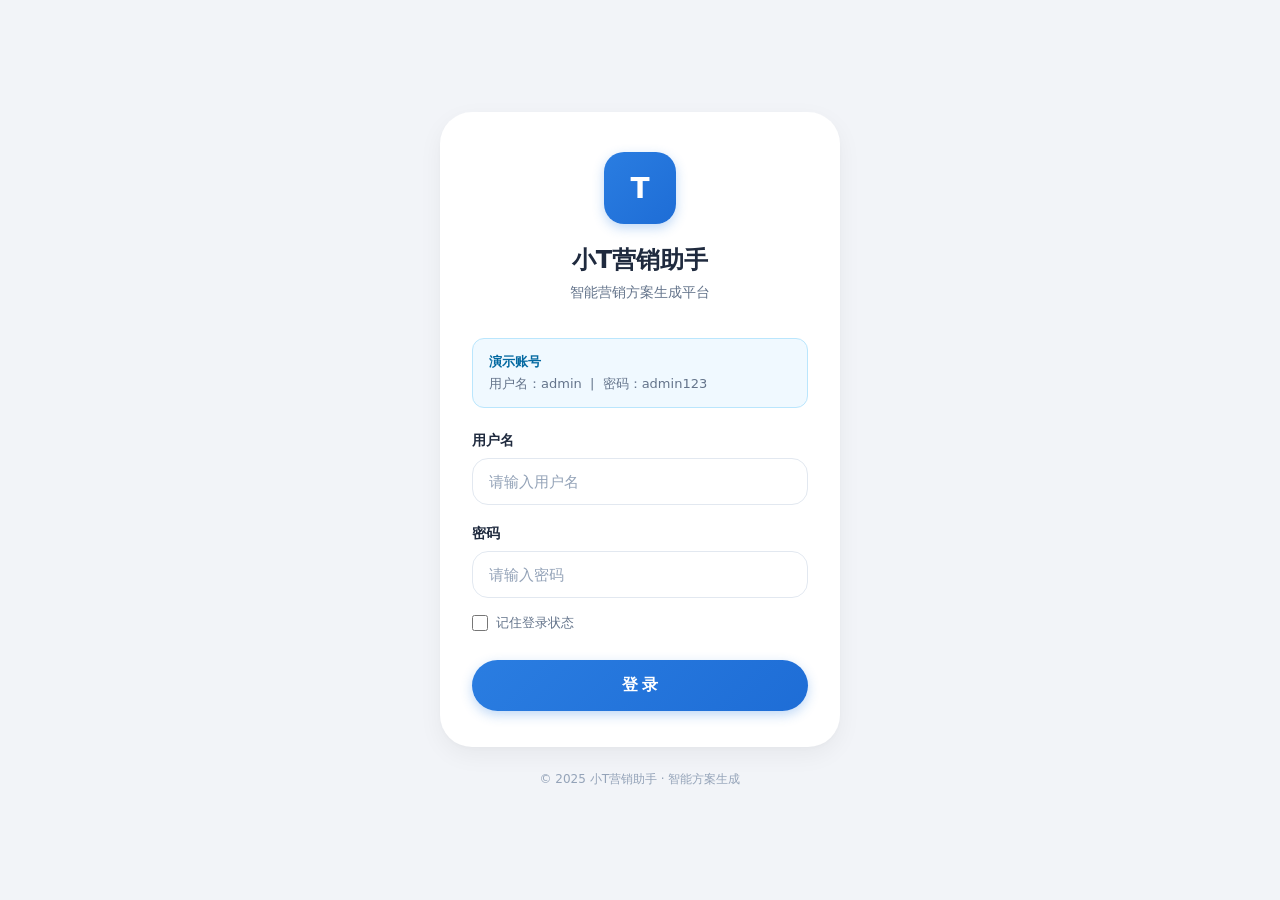
<file: prototypes/YuTianBiaoDan.html>
<!DOCTYPE html>
<html lang="zh-CN">
<head>
    <meta charset="UTF-8">
    <meta name="viewport" content="width=device-width, initial-scale=1.0, user-scalable=no, viewport-fit=cover">
    <title>小T营销助手·客户方案预填原型</title>
    <style>
        * {
            margin: 0;
            padding: 0;
            box-sizing: border-box;
            -webkit-tap-highlight-color: transparent;
        }

        body {
            background: #f2f4f8;
            font-family: system-ui, -apple-system, 'Segoe UI', Roboto, Helvetica, 'Noto Sans', sans-serif;
            padding: 20px 16px 40px;
            color: #1f2a3e;
        }

        /* 主容器 — 卡片风格 */
        .app-container {
            max-width: 500px;
            margin: 0 auto;
            background: #ffffff;
            border-radius: 32px;
            box-shadow: 0 8px 24px rgba(0, 0, 0, 0.05), 0 2px 4px rgba(0, 0, 0, 0.02);
            overflow: hidden;
            padding: 20px 20px 32px;
            position: relative;
        }

        /* 头部区域：只保留右上角大按钮，无聊天框 */
        .header-with-btn {
            display: flex;
            justify-content: flex-end;
            margin-bottom: 24px;
        }

        /* 放大版【已生成方案】按钮 */
        .action-top-btn {
            background: #2a7de1;
            border: none;
            color: white;
            padding: 12px 28px;
            border-radius: 25px;
            font-size: 15px;
            font-weight: 600;
            cursor: pointer;
            transition: all 0.2s;
        }

        .action-top-btn:hover {
            background: #1e6dd6;
            transform: translateY(-1px);
        }

        .action-top-btn-secondary {
            background: white;
            border: 1px solid #cbd5e1;
            border-radius: 48px;
            padding: 14px 28px;
            font-size: 16px;
            font-weight: 600;
            text-align: center;
            color: #475569;
            cursor: pointer;
            transition: all 0.2s ease;
            margin-left: 12px;
        }

        .action-top-btn-secondary:active {
            background: #f1f5f9;
            transform: scale(0.97);
        }

        .action-top-btn:active {
            background: #1a5bbf;
            transform: scale(0.96);
        }

        /* 表单区域 */
        .form-section {
            margin-top: 8px;
        }

        .form-card {
            background: #ffffff;
            border-radius: 28px;
            border: 1px solid #edf2f7;
            overflow: hidden;
        }

        .form-title {
            font-size: 18px;
            font-weight: 600;
            margin-bottom: 20px;
            display: flex;
            align-items: center;
            gap: 8px;
            padding-bottom: 8px;
            border-bottom: 2px solid #eef2ff;
        }

        .form-title span {
            background: #eef2ff;
            border-radius: 20px;
            font-size: 13px;
            padding: 2px 10px;
            color: #1e40af;
        }

        .field-group {
            margin-bottom: 20px;
        }

        .field-label {
            font-size: 14px;
            font-weight: 600;
            margin-bottom: 6px;
            display: flex;
            align-items: center;
            gap: 6px;
            color: #1f2a44;
        }

        .required-star {
            color: #e53e3e;
            font-size: 12px;
        }

        .field-hint {
            font-size: 12px;
            color: #7b8a9b;
            margin-top: 4px;
            margin-left: 4px;
        }

        input, select, textarea {
            width: 100%;
            padding: 12px 14px;
            border: 1px solid #e2e8f0;
            border-radius: 20px;
            font-size: 15px;
            font-family: inherit;
            background: #ffffff;
            transition: 0.2s;
        }

        input:focus, select:focus, textarea:focus {
            outline: none;
            border-color: #2a7de1;
            box-shadow: 0 0 0 3px rgba(42, 125, 225, 0.1);
        }

        textarea {
            resize: vertical;
            min-height: 70px;
        }

        .checkbox-group {
            display: flex;
            flex-wrap: wrap;
            gap: 12px 20px;
            margin-top: 8px;
        }

        .checkbox-item {
            display: flex;
            align-items: center;
            gap: 8px;
            font-size: 14px;
        }

        .checkbox-item input {
            width: 18px;
            height: 18px;
            margin: 0;
            accent-color: #2a7de1;
        }

        /* 多选下拉框样式 */
        .multiselect-wrapper {
            position: relative;
            width: 100%;
        }

        .multiselect-btn {
            width: 100%;
            padding: 12px 14px;
            border: 1px solid #e2e8f0;
            border-radius: 20px;
            font-size: 15px;
            background: white;
            display: flex;
            justify-content: space-between;
            align-items: center;
            cursor: pointer;
            text-align: left;
        }

        .multiselect-btn:hover {
            border-color: #cfdde6;
        }

        .multiselect-arrow {
            font-size: 12px;
            color: #7b8a9b;
            transition: transform 0.2s;
        }

        .multiselect-wrapper.open .multiselect-arrow {
            transform: rotate(180deg);
        }

        .multiselect-panel {
            position: absolute;
            top: calc(100% + 4px);
            left: 0;
            right: 0;
            background: white;
            border: 1px solid #e2e8f0;
            border-radius: 12px;
            box-shadow: 0 4px 16px rgba(0, 0, 0, 0.08);
            padding: 8px 0;
            z-index: 100;
            display: none;
            max-height: 240px;
            overflow-y: auto;
        }

        .multiselect-wrapper.open .multiselect-panel {
            display: block;
        }

        .multiselect-option {
            display: flex;
            align-items: center;
            gap: 10px;
            padding: 10px 14px;
            font-size: 14px;
            cursor: pointer;
        }

        .multiselect-option:hover {
            background: #f5f7fa;
        }

        .multiselect-option input {
            width: 18px;
            height: 18px;
            margin: 0;
            accent-color: #2a7de1;
        }

        .radio-group {
            display: flex;
            flex-direction: column;
            gap: 12px;
            background: #fafcff;
            padding: 12px 12px;
            border-radius: 20px;
            border: 1px solid #edf2f7;
        }

        .radio-item {
            display: flex;
            align-items: center;
            gap: 10px;
            font-size: 14px;
        }

        .radio-item input {
            width: 18px;
            height: 18px;
            margin: 0;
        }

        .inline-row {
            display: flex;
            gap: 12px;
            flex-wrap: wrap;
        }

        .inline-row .field-group {
            flex: 1;
        }

        .demo-note {
            background: #f8fafd;
            border-radius: 20px;
            padding: 10px 14px;
            font-size: 12px;
            color: #5b6e8c;
            text-align: center;
            margin-top: 20px;
            margin-bottom: 24px;
        }

        /* 底部两个按钮样式 */
        .footer-buttons {
            display: flex;
            gap: 16px;
            margin-top: 8px;
        }

        .btn-secondary {
            flex: 1;
            background: white;
            border: 1px solid #cbd5e1;
            border-radius: 48px;
            padding: 14px 0;
            font-size: 16px;
            font-weight: 600;
            text-align: center;
            color: #475569;
            cursor: pointer;
            transition: all 0.2s ease;
            background: #ffffff;
        }

        .btn-secondary:active {
            background: #f1f5f9;
            transform: scale(0.97);
        }

        .btn-submit {
            flex: 1;
            background: #2a7de1;
            border: none;
            border-radius: 48px;
            padding: 14px 0;
            font-size: 16px;
            font-weight: 600;
            text-align: center;
            color: white;
            cursor: pointer;
            transition: all 0.2s ease;
            box-shadow: 0 2px 6px rgba(42,125,225,0.3);
        }

        .btn-submit:active {
            background: #1a5bbf;
            transform: scale(0.97);
        }

        .silent-toast {
            position: fixed;
            bottom: 30px;
            left: 50%;
            transform: translateX(-50%);
            background: #1f2a3ecc;
            backdrop-filter: blur(8px);
            color: white;
            padding: 8px 20px;
            border-radius: 40px;
            font-size: 14px;
            font-weight: 500;
            z-index: 1000;
            pointer-events: none;
            transition: opacity 0.2s;
            opacity: 0;
        }
    </style>
</head>
<body>
<div class="app-container">
    <!-- 头部：仅放大的【已生成方案】按钮，无聊天框 -->
    <div class="header-with-btn">
        <button class="action-top-btn" id="generateDirectBtn">已生成方案</button>
        <button class="action-top-btn action-top-btn-secondary" id="draftBoxBtn">草稿箱</button>
    </div>

    <!-- 预填内容表单 -->
    <div class="form-section">
        <div class="form-card">
            <div style="padding: 4px 0 0 0;">
                <div class="form-title">
                    客户方案预填内容
                    <span>智能生成</span>
                </div>
            </div>

            <!-- 客户名称 -->
            <div class="field-group">
                <div class="field-label">客户名称 <span class="field-hint">(选填)</span></div>
                <input type="text" id="customerName" placeholder="例：百步印社 / 王力云店" autocomplete="off">
            </div>

            <!-- 客户类型 (必填 + 联动资金管理场景) -->
            <div class="field-group">
                <div class="field-label"><span class="required-star">*</span> 客户类型</div>
                <select id="customerType">
                    <option value="" disabled selected>请选择客户类型</option>
                    <option value="连锁门店">连锁门店</option>
                    <option value="软件服务商">软件服务商</option>
                    <option value="线上平台">线上平台</option>
                    <option value="自助设备">自助设备</option>

                </select>
            </div>

            <!-- 所属行业 (必填) -->
            <div class="field-group">
                <div class="field-label"><span class="required-star">*</span> 所属行业</div>
                <select id="industry">
                    <option value="" disabled selected>请选择行业</option>
                    <option value="商超百购">商超百购</option>
                    <option value="餐饮">餐饮</option>
                    <option value="商旅">商旅</option>
                    <option value="加油站">加油站</option>
                    <option value="电商">电商</option>
                    <option value="医美">医美</option>
                    <option value="文旅">文旅</option>
                    <option value="休娱">休娱</option>
                    <option value="其他">其他</option>
                    <option value="连锁品牌-零售">连锁品牌-零售</option>
                    <option value="连锁品牌-健康及娱乐">连锁品牌-健康及娱乐</option>
                    <option value="连锁品牌-其他">连锁品牌-其他</option>
                    <option value="商贸">商贸</option>
                    <option value="生活服务">生活服务</option>
                    <option value="房产">房产</option>
                    <option value="物业">物业</option>
                    <option value="汽车">汽车</option>
                    <option value="政企">政企</option>
                    <option value="教育">教育</option>
                    <option value="物流运输">物流运输</option>
                    <option value="集团客户">集团客户</option>
                    <option value="基金">基金</option>
                    <option value="银行理财">银行理财</option>
                    <option value="理财子">理财子</option>
                    <option value="信托理财">信托理财</option>
                    <option value="资产管理">资产管理</option>
                    <option value="财富服务">财富服务</option>
                    <option value="银行">银行</option>
                    <option value="大消金">大消金</option>
                    <option value="保险">保险</option>
                    <option value="公共服务">公共服务</option>
                    <option value="生产制造">生产制造</option>
                    <option value="娱乐传媒">娱乐传媒</option>
                    <option value="跨境电商">跨境电商</option>
                </select>
            </div>

            <!-- 支付需求 (多选) -->
            <div class="field-group">
                <div class="field-label"><span class="required-star">*</span> 收款方式 <span class="field-hint">(多选)</span></div>
                <div class="multiselect-wrapper">
                    <div class="multiselect-btn" id="paymentMultiselectBtn">
                        <span id="paymentSelectedText">请选择收款方式</span>
                        <span class="multiselect-arrow">▼</span>
                    </div>
                    <div class="multiselect-panel" id="paymentMultiselectPanel">
                        <label class="multiselect-option">
                            <input type="checkbox" value="小程序支付"> 小程序支付
                        </label>
                        <label class="multiselect-option">
                            <input type="checkbox" value="公众号支付"> 公众号支付
                        </label>
                        <label class="multiselect-option">
                            <input type="checkbox" value="H5端支付"> H5端支付
                        </label>
                        <label class="multiselect-option">
                            <input type="checkbox" value="PC支付"> PC支付
                        </label>
                        <label class="multiselect-option">
                            <input type="checkbox" value="终端支付"> 终端支付
                        </label>
                        <label class="multiselect-option">
                            <input type="checkbox" value="APP支付"> APP支付
                        </label>
                        <label class="multiselect-option">
                            <input type="checkbox" value="分期支付"> 分期支付
                        </label>
                        <label class="multiselect-option">
                            <input type="checkbox" value="支付解决方案"> 支付解决方案
                        </label>
                        <label class="multiselect-option">
                            <input type="checkbox" value="通用场景支付"> 通用场景支付
                        </label>
                    </div>
                </div>
            </div>

            <!-- 是否分账 (必填) -->
            <div class="field-group">
                <div class="field-label"><span class="required-star">*</span> 是否分账</div>
                <div class="radio-group">
                    <label class="radio-item"><input type="radio" name="needSettlement" value="yes"> 是</label>
                    <label class="radio-item"><input type="radio" name="needSettlement" value="no"> 否</label>
                </div>
            </div>

            <!-- 客户是否有开发能力 (必填) -->
            <div class="field-group">
                <div class="field-label"><span class="required-star">*</span> 客户是否有开发能力</div>
                <div class="radio-group">
                    <label class="radio-item"><input type="radio" name="hasDevAbility" value="yes"> 是</label>
                    <label class="radio-item"><input type="radio" name="hasDevAbility" value="no"> 否</label>
                </div>
            </div>

            <!-- 资金管理场景 (必填，带联动逻辑) -->
            <div class="field-group">
                <div class="field-label"><span class="required-star">*</span> 资金管理方</div>
                <div id="fundSceneContainer">
                    <!-- 动态渲染单选按钮 -->
                </div>
            </div>

            <!-- 业务场景简述 + 示例 -->
            <div class="field-group">
                <div class="field-label">业务场景简述 <span class="field-hint">(选填，一句话描述)</span></div>
                <textarea id="businessDesc" placeholder="示例：24小时共享打印机，用户扫码支付后打印"></textarea>
                <div class="field-hint">尽量统一上传的文本</div>
            </div>

            <div class="demo-note">
                小T营销助手
            </div>
        </div>
    </div>

    <!-- 底部两个按钮 -->
    <div class="footer-buttons">
        <button class="btn-secondary" id="saveDraftBtn">保存到草稿箱</button>
        <button class="btn-submit" id="submitFormBtn">提交表单</button>
    </div>
</div>

<!-- 轻提示组件 -->
<div id="silentToast" class="silent-toast"></div>

<script>
    // ---------- 登录验证 ----------
    const isLoggedIn = localStorage.getItem('t_marketing_logged_in');
    if (isLoggedIn !== 'true') {
        window.location.href = 'login.html';
    }

    // ---------- 资金管理场景联动 (规则依据表格) ----------
    const fundSceneOptions = [
        { value: "platform_unified", label: "平台/品牌方统一收款" },
        { value: "store_independent", label: "门店/卖家独立支付入网后收款" }
    ];

    let currentCustomerType = "";
    const fundSceneContainer = document.getElementById("fundSceneContainer");

    function renderFundSceneOptions(selectedValue = null) {
        const isChainStore = (currentCustomerType === "连锁门店");
        let optionsHtml = '';
        if (isChainStore) {
            optionsHtml = `<div class="radio-item">
                            <input type="radio" name="fundScene" value="platform_unified" id="fund_platform_fixed" checked disabled>
                            <label for="fund_platform_fixed" style="color:#2d3a5e;">平台/品牌方统一收款 (连锁门店固定模式)</label>
                          </div>`;
        } else {
            const defaultVal = selectedValue || "platform_unified";
            fundSceneOptions.forEach(opt => {
                const checkedAttr = (opt.value === defaultVal) ? 'checked' : '';
                optionsHtml += `<div class="radio-item">
                                    <input type="radio" name="fundScene" value="${opt.value}" id="fund_${opt.value}" ${checkedAttr}>
                                    <label for="fund_${opt.value}">${opt.label}</label>
                                </div>`;
            });
        }
        fundSceneContainer.innerHTML = optionsHtml;
    }

    const customerTypeSelect = document.getElementById('customerType');
    function updateFundSceneByCustomerType() {
        currentCustomerType = customerTypeSelect.value;
        renderFundSceneOptions();
    }

    customerTypeSelect.addEventListener('change', () => {
        updateFundSceneByCustomerType();
    });

    // 初始化渲染
    currentCustomerType = "";
    renderFundSceneOptions("platform_unified");

    function getSelectedFundScene() {
        const isChain = (customerTypeSelect.value === "连锁门店");
        if (isChain) return "platform_unified";
        const selectedRadio = document.querySelector('input[name="fundScene"]:checked');
        return selectedRadio ? selectedRadio.value : "";
    }

    function getSelectedPaymentNeeds() {
        const checkboxes = document.querySelectorAll('#paymentMultiselectPanel input[type="checkbox"]:checked');
        return Array.from(checkboxes).map(cb => cb.value);
    }

    function collectFormData() {
        const settlementRadio = document.querySelector('input[name="needSettlement"]:checked');
        const devAbilityRadio = document.querySelector('input[name="hasDevAbility"]:checked');
        return {
            customerName: document.getElementById('customerName').value.trim(),
            customerType: customerTypeSelect.value,
            industry: document.getElementById('industry').value,
            needSettlement: settlementRadio ? settlementRadio.value : "",
            hasDevAbility: devAbilityRadio ? devAbilityRadio.value : "",
            paymentNeeds: getSelectedPaymentNeeds(),
            fundScene: getSelectedFundScene(),
            businessDesc: document.getElementById('businessDesc').value.trim()
        };
    }

    function validateRequired(data) {
        const errors = [];
        if (!data.customerType) errors.push("请选择客户类型");
        if (!data.industry) errors.push("请选择所属行业");
        if (!data.needSettlement) errors.push("请选择是否分账");
        if (!data.hasDevAbility) errors.push("请选择客户是否有开发能力");
        if (!data.paymentNeeds || data.paymentNeeds.length === 0) errors.push("请选择收款方式");
        if (!data.fundScene && data.customerType !== "连锁门店") errors.push("请选择资金管理场景");
        if (data.customerType === "连锁门店" && !data.fundScene) errors.push("资金管理场景（连锁门店默认为统一收款）");
        return errors;
    }

    // 轻提示（非警告）
    function showSilentToast(msg, isError = false) {
        const toast = document.getElementById('silentToast');
        if (!toast) return;
        toast.textContent = msg;
        toast.style.backgroundColor = isError ? '#dc2626cc' : '#1f2a3ecc';
        toast.style.opacity = '1';
        setTimeout(() => {
            toast.style.opacity = '0';
        }, 2000);
    }

    // ========= 1. 【已生成方案】按钮：完全无视表单，不校验，直接跳转 =========
    function onDirectGenerate() {
        window.location.href = 'YiShengChengFangAn.html';
    }

    // ========= 新增：【草稿箱】按钮：直接跳转到草稿箱界面 =========
    function onOpenDraftBox() {
        window.location.href = 'caogaoxiang.html';
    }

    // ========= 2. 【保存到草稿箱】：不校验必填，保存到草稿列表并跳转 =========
    function onSaveDraft() {
        const formData = collectFormData();
        // 读取现有草稿列表
        let drafts = [];
        const storedDrafts = localStorage.getItem('t_marketing_drafts');
        if (storedDrafts) {
            try {
                drafts = JSON.parse(storedDrafts);
            } catch (e) {
                drafts = [];
            }
        }
        // 添加新草稿
        const newDraft = {
            id: 'draft_' + Date.now(),
            ...formData,
            savedAt: new Date().toISOString().slice(0, 10)
        };
        drafts.unshift(newDraft);
        // 保存草稿列表
        try {
            localStorage.setItem('t_marketing_drafts', JSON.stringify(drafts));
            localStorage.removeItem('t_marketing_draft');
            window.location.href = 'caogaoxiang.html';
        } catch(e) {
            showSilentToast("保存失败", true);
        }
    }

    // ========= 3. 【提交表单】：进行必填校验，通过后跳转生成页面 =========
    function onSubmitForm() {
        const formData = collectFormData();
        const errors = validateRequired(formData);
        if (errors.length > 0) {
            showSilentToast(errors[0], true);
            return;
        }
        console.log("[提交表单] 完整数据:", formData);
        localStorage.setItem('t_marketing_submitted_form', JSON.stringify(formData));
        localStorage.removeItem('t_marketing_draft');
        window.location.href = 'generating.html';
    }

    // 绑定事件
    document.getElementById('generateDirectBtn').addEventListener('click', onDirectGenerate);
    document.getElementById('draftBoxBtn').addEventListener('click', onOpenDraftBox);
    document.getElementById('saveDraftBtn').addEventListener('click', onSaveDraft);
    document.getElementById('submitFormBtn').addEventListener('click', onSubmitForm);

    // 可选：页面加载时读取草稿（体验增强）
    function loadDraftIfExists() {
        const draft = localStorage.getItem('t_marketing_draft');
        if (draft) {
            try {
                const data = JSON.parse(draft);
                if (data.customerName) document.getElementById('customerName').value = data.customerName;
                if (data.customerType) {
                    document.getElementById('customerType').value = data.customerType;
                    updateFundSceneByCustomerType(); // 触发联动
                }
                if (data.industry) document.getElementById('industry').value = data.industry;
                // 支付需求回填
                if (data.paymentNeeds && data.paymentNeeds.length) {
                    const checkboxes = document.querySelectorAll('#paymentMultiselectPanel input[type="checkbox"]');
                    checkboxes.forEach(cb => {
                        if (data.paymentNeeds.includes(cb.value)) cb.checked = true;
                    });
                    // 更新下拉框显示文本
                    if (data.paymentNeeds.length <= 3) {
                        document.getElementById('paymentSelectedText').textContent = data.paymentNeeds.join('、');
                    } else {
                        document.getElementById('paymentSelectedText').textContent = `已选${data.paymentNeeds.length}项`;
                    }
                }
                // 资金场景回填（非连锁门店下恢复选中）
                if (data.fundScene && data.customerType !== "连锁门店") {
                    const radioToCheck = document.querySelector(`input[name="fundScene"][value="${data.fundScene}"]`);
                    if (radioToCheck) radioToCheck.checked = true;
                }
                if (data.businessDesc) document.getElementById('businessDesc').value = data.businessDesc;
                showSilentToast("已自动载入上次草稿内容", false);
            } catch(e) {}
        }
    }
    loadDraftIfExists();

    // 确保客户类型变化后资金场景正确渲染
    customerTypeSelect.addEventListener('change', () => {
        if (customerTypeSelect.value === "连锁门店") {
            // 自动锁定
        }
    });

    // 收款方式多选下拉框交互
    const paymentMultiselectBtn = document.getElementById('paymentMultiselectBtn');
    const paymentMultiselectPanel = document.getElementById('paymentMultiselectPanel');
    const paymentSelectedText = document.getElementById('paymentSelectedText');
    const multiselectWrapper = document.querySelector('.multiselect-wrapper');

    // 点击按钮切换下拉面板显示
    paymentMultiselectBtn.addEventListener('click', (e) => {
        e.stopPropagation();
        multiselectWrapper.classList.toggle('open');
    });

    // 点击面板外部关闭
    document.addEventListener('click', () => {
        multiselectWrapper.classList.remove('open');
    });

    // 点击面板内部不关闭
    paymentMultiselectPanel.addEventListener('click', (e) => {
        e.stopPropagation();
    });

    // 选择选项时更新显示文本
    paymentMultiselectPanel.querySelectorAll('input[type="checkbox"]').forEach((checkbox) => {
        checkbox.addEventListener('change', () => {
            const selected = getSelectedPaymentNeeds();
            if (selected.length === 0) {
                paymentSelectedText.textContent = '请选择收款方式';
            } else if (selected.length <= 3) {
                paymentSelectedText.textContent = selected.join('、');
            } else {
                paymentSelectedText.textContent = `已选${selected.length}项`;
            }
        });
    });
</script>
</body>
</html>
</file>
<file: css/style.css>
@import url('https://fonts.googleapis.com/css2?family=Playfair+Display:wght@400;600;700&family=Inter:wght@300;400;500;600;700&display=swap');

* {
    margin: 0;
    padding: 0;
    box-sizing: border-box;
}

body {
    font-family: 'Inter', -apple-system, BlinkMacSystemFont, sans-serif;
    background: #FAFAFA;
    min-height: 100vh;
    position: relative;
    overflow-x: hidden;
}

body::before {
    content: '';
    position: fixed;
    top: -50%;
    right: -20%;
    width: 800px;
    height: 800px;
    background: radial-gradient(circle, rgba(99, 102, 241, 0.08) 0%, transparent 70%);
    border-radius: 50%;
    z-index: 0;
}

body::after {
    content: '';
    position: fixed;
    bottom: -30%;
    left: -10%;
    width: 600px;
    height: 600px;
    background: radial-gradient(circle, rgba(168, 85, 247, 0.06) 0%, transparent 70%);
    border-radius: 50%;
    z-index: 0;
}

.container {
    max-width: 1400px;
    margin: 0 auto;
    padding: 0 40px;
    position: relative;
    z-index: 1;
}

header {
    padding: 80px 0 60px;
    text-align: center;
    position: relative;
}

.header-decoration {
    position: absolute;
    top: 30px;
    left: 50%;
    transform: translateX(-50%);
    width: 120px;
    height: 120px;
    background: linear-gradient(135deg, #6366F1 0%, #A855F7 100%);
    filter: blur(60px);
    opacity: 0.4;
}

header h1 {
    font-family: 'Playfair Display', serif;
    font-size: 4rem;
    font-weight: 700;
    color: #1A1A1A;
    letter-spacing: -2px;
    margin-bottom: 15px;
    position: relative;
}

header h1::after {
    content: '';
    position: absolute;
    bottom: -10px;
    left: 50%;
    transform: translateX(-50%);
    width: 80px;
    height: 4px;
    background: linear-gradient(90deg, #6366F1, #A855F7);
    border-radius: 2px;
}

header p {
    color: #6B7280;
    font-size: 1.1rem;
    font-weight: 400;
    margin-top: 25px;
    letter-spacing: 0.5px;
}

.header-subtitle {
    display: flex;
    justify-content: center;
    gap: 20px;
    margin-top: 15px;
    color: #9CA3AF;
    font-size: 0.9rem;
}

.upload-section .admin-hint {
    font-size: 0.75rem;
    color: #9CA3AF;
    margin-top: 8px;
}

.toolbar {
    display: flex;
    justify-content: space-between;
    align-items: center;
    flex-wrap: wrap;
    gap: 20px;
    margin-bottom: 40px;
    padding: 24px;
    background: white;
    border-radius: 20px;
    box-shadow: 0 4px 20px rgba(0, 0, 0, 0.04);
}

.search-bar {
    display: flex;
    gap: 16px;
    max-width: 500px;
}

.search-bar input {
    flex: 1;
    padding: 16px 24px;
    border: 1px solid #E5E7EB;
    border-radius: 16px;
    font-size: 1rem;
    background: white;
    transition: all 0.3s ease;
    font-family: inherit;
}

.search-bar input:focus {
    outline: none;
    border-color: #6366F1;
    box-shadow: 0 0 0 4px rgba(99, 102, 241, 0.1);
}

.search-bar input::placeholder {
    color: #9CA3AF;
}

.search-bar button {
    padding: 16px 32px;
    background: linear-gradient(135deg, #6366F1 0%, #A855F7 100%);
    border: none;
    border-radius: 16px;
    font-size: 1rem;
    font-weight: 500;
    color: white;
    cursor: pointer;
    transition: all 0.3s ease;
    display: flex;
    align-items: center;
    gap: 8px;
}

.search-bar button:hover {
    transform: translateY(-2px);
    box-shadow: 0 8px 25px rgba(99, 102, 241, 0.3);
}

.btn-icon {
    width: 20px;
    height: 20px;
    position: relative;
}

.btn-icon.upload-icon::before {
    content: '';
    position: absolute;
    top: 3px;
    left: 50%;
    transform: translateX(-50%);
    width: 10px;
    height: 6px;
    border: 2px solid white;
    border-radius: 0 0 4px 4px;
    border-top: none;
}

.btn-icon.upload-icon::after {
    content: '';
    position: absolute;
    top: -4px;
    left: 50%;
    transform: translateX(-50%) rotate(-45deg);
    width: 6px;
    height: 6px;
    border-left: 2px solid white;
    border-bottom: 2px solid white;
}

.btn-icon.folder-icon::before {
    content: '';
    position: absolute;
    top: 4px;
    left: 2px;
    width: 12px;
    height: 8px;
    background: white;
    border-radius: 2px 2px 0 0;
}

.btn-icon.folder-icon::after {
    content: '';
    position: absolute;
    top: 0;
    left: 2px;
    width: 6px;
    height: 5px;
    background: white;
    border-radius: 2px 0 0 0;
}

.search-bar .btn-icon {
    animation: spin 1.5s linear infinite;
    animation-play-state: paused;
}

.search-bar button:hover .btn-icon,
.search-bar button:active .btn-icon {
    animation-play-state: running;
}

.search-bar .btn-icon::before {
    content: '';
    position: absolute;
    top: 2px;
    left: 2px;
    right: 2px;
    bottom: 2px;
    border: 2px solid white;
    border-right-color: transparent;
    border-radius: 50%;
}

.search-bar .btn-icon::after {
    content: '';
    position: absolute;
    top: 0;
    left: 50%;
    width: 2px;
    height: 8px;
    background: white;
    transform-origin: bottom center;
    transform: translateX(-50%) rotate(45deg);
}

.stats {
    display: flex;
    justify-content: center;
    gap: 40px;
    margin-bottom: 50px;
    padding: 24px 40px;
    background: white;
    border-radius: 20px;
    box-shadow: 0 4px 20px rgba(0, 0, 0, 0.04);
    max-width: 500px;
    margin-left: auto;
    margin-right: auto;
}

.stat-item {
    text-align: center;
}

.stat-item .number {
    font-family: 'Playfair Display', serif;
    font-size: 2rem;
    font-weight: 700;
    color: #1A1A1A;
}

.stat-item .label {
    font-size: 0.85rem;
    color: #9CA3AF;
    margin-top: 4px;
}

.prototypes-grid {
    display: grid;
    grid-template-columns: repeat(auto-fill, minmax(320px, 1fr));
    gap: 30px;
    padding-bottom: 80px;
}

.prototype-card {
    background: white;
    border-radius: 24px;
    overflow: hidden;
    box-shadow: 0 4px 30px rgba(0, 0, 0, 0.05);
    transition: all 0.4s cubic-bezier(0.4, 0, 0.2, 1);
    cursor: pointer;
    border: 1px solid #F3F4F6;
}

.prototype-card:hover {
    transform: translateY(-8px);
    box-shadow: 0 20px 40px rgba(99, 102, 241, 0.12);
    border-color: rgba(99, 102, 241, 0.2);
}

.prototype-card .thumbnail {
    height: 200px;
    background: linear-gradient(145deg, #F8FAFC 0%, #F1F5F9 100%);
    display: flex;
    align-items: center;
    justify-content: center;
    position: relative;
    overflow: hidden;
}

.prototype-card .thumbnail::before {
    content: '';
    position: absolute;
    top: 0;
    left: 0;
    right: 0;
    height: 4px;
    background: linear-gradient(90deg, #6366F1, #A855F7, #EC4899);
}

.prototype-card .thumbnail .icon {
    width: 60px;
    height: 60px;
    background: linear-gradient(135deg, #6366F1 0%, #A855F7 100%);
    border-radius: 20px;
    position: relative;
    box-shadow: 0 8px 25px rgba(99, 102, 241, 0.3);
    transition: all 0.3s ease;
}

.prototype-card .thumbnail .icon::before {
    content: '';
    position: absolute;
    top: 50%;
    left: 50%;
    transform: translate(-50%, -50%);
    width: 24px;
    height: 24px;
    background: white;
    clip-path: polygon(50% 0%, 61% 35%, 98% 35%, 68% 57%, 79% 91%, 50% 70%, 21% 91%, 32% 57%, 2% 35%, 39% 35%);
    opacity: 0.9;
}

.prototype-card:hover .thumbnail .icon {
    transform: scale(1.1);
    box-shadow: 0 12px 35px rgba(99, 102, 241, 0.4);
}

.prototype-card .info {
    padding: 24px;
}

.prototype-card .info .category {
    display: inline-block;
    padding: 4px 12px;
    background: linear-gradient(135deg, rgba(99, 102, 241, 0.1) 0%, rgba(168, 85, 247, 0.1) 100%);
    border-radius: 20px;
    font-size: 0.75rem;
    font-weight: 500;
    color: #6366F1;
    margin-bottom: 12px;
}

.prototype-card .info h3 {
    font-family: 'Playfair Display', serif;
    font-size: 1.3rem;
    font-weight: 600;
    color: #1A1A1A;
    margin-bottom: 8px;
    line-height: 1.3;
}

.prototype-card .info p {
    color: #6B7280;
    font-size: 0.9rem;
    line-height: 1.6;
    margin-bottom: 16px;
    display: -webkit-box;
    -webkit-line-clamp: 2;
    -webkit-box-orient: vertical;
    overflow: hidden;
}

.prototype-card .info .meta {
    display: flex;
    justify-content: space-between;
    align-items: center;
    padding-top: 16px;
    border-top: 1px solid #F3F4F6;
}

.prototype-card .info .meta .date {
    color: #9CA3AF;
    font-size: 0.85rem;
    display: flex;
    align-items: center;
    gap: 4px;
}

.prototype-card .info .meta .actions {
    display: flex;
    gap: 8px;
}

.prototype-card .info .meta .actions button {
    min-width: 56px;
    height: 32px;
    border: none;
    background: #F3F4F6;
    border-radius: 8px;
    cursor: pointer;
    transition: all 0.2s ease;
    display: flex;
    align-items: center;
    justify-content: center;
    font-size: 0.85rem;
    padding: 0 6px;
}

.prototype-card .info .meta .actions button:hover {
    background: #6366F1;
    color: white;
}

.loading {
    grid-column: 1 / -1;
    display: flex;
    flex-direction: column;
    align-items: center;
    justify-content: center;
    padding: 100px 20px;
}

.loading .spinner {
    width: 50px;
    height: 50px;
    border: 3px solid #F3F4F6;
    border-top-color: #6366F1;
    border-radius: 50%;
    animation: spin 1s linear infinite;
    margin-bottom: 20px;
}

@keyframes spin {
    to {
        transform: rotate(360deg);
    }
}

.loading p {
    color: #9CA3AF;
    font-size: 0.95rem;
}

.empty-state {
    grid-column: 1 / -1;
    text-align: center;
    padding: 100px 20px;
}

.empty-state .icon {
    width: 80px;
    height: 80px;
    background: linear-gradient(135deg, rgba(99, 102, 241, 0.1) 0%, rgba(168, 85, 247, 0.1) 100%);
    border-radius: 24px;
    position: relative;
    margin-bottom: 20px;
}

.empty-state .icon::before {
    content: '';
    position: absolute;
    top: 20px;
    left: 50%;
    transform: translateX(-50%);
    width: 30px;
    height: 22px;
    background: rgba(99, 102, 241, 0.3);
    border-radius: 6px 6px 0 0;
}

.empty-state .icon::after {
    content: '';
    position: absolute;
    top: 14px;
    left: 50%;
    transform: translateX(-50%);
    width: 16px;
    height: 12px;
    background: rgba(99, 102, 241, 0.3);
    border-radius: 4px 0 0 0;
}

.empty-state h3 {
    font-family: 'Playfair Display', serif;
    font-size: 1.8rem;
    color: #1A1A1A;
    margin-bottom: 10px;
}

.empty-state p {
    color: #6B7280;
    font-size: 1rem;
    margin-bottom: 20px;
}

.empty-state code {
    display: inline-block;
    padding: 8px 16px;
    background: #F3F4F6;
    border-radius: 8px;
    font-family: 'Monaco', 'Menlo', monospace;
    font-size: 0.9rem;
    color: #6366F1;
}

footer {
    background: white;
    padding: 40px 0;
    border-top: 1px solid #F3F4F6;
    margin-top: 40px;
}

.footer-content {
    display: flex;
    justify-content: space-between;
    align-items: center;
    max-width: 1400px;
    margin: 0 auto;
    padding: 0 40px;
}

.footer-content .brand {
    font-family: 'Playfair Display', serif;
    font-size: 1.2rem;
    font-weight: 600;
    color: #1A1A1A;
}

.footer-content .links {
    display: flex;
    gap: 30px;
}

.footer-content .links a {
    color: #6B7280;
    text-decoration: none;
    font-size: 0.9rem;
    transition: color 0.2s ease;
}

.footer-content .links a:hover {
    color: #6366F1;
}

.footer-content .copyright {
    color: #9CA3AF;
    font-size: 0.85rem;
}

.preview-modal {
    display: none;
    position: fixed;
    top: 0;
    left: 0;
    right: 0;
    bottom: 0;
    background: rgba(0, 0, 0, 0.85);
    z-index: 1000;
    flex-direction: column;
    animation: fadeIn 0.3s ease;
}

@keyframes fadeIn {
    from { opacity: 0; }
    to { opacity: 1; }
}

.preview-modal.active {
    display: flex;
}

.preview-modal .modal-header {
    background: white;
    padding: 20px 32px;
    display: flex;
    justify-content: space-between;
    align-items: center;
    box-shadow: 0 2px 20px rgba(0, 0, 0, 0.1);
}

.preview-modal .modal-header .title {
    font-family: 'Playfair Display', serif;
    font-size: 1.3rem;
    color: #1A1A1A;
    white-space: nowrap;
    overflow: hidden;
    text-overflow: ellipsis;
    max-width: 70%;
}

.preview-modal .modal-header .close-btn {
    width: 40px;
    height: 40px;
    border: none;
    background: #F3F4F6;
    border-radius: 12px;
    font-size: 1.1rem;
    cursor: pointer;
    transition: all 0.2s ease;
    display: flex;
    align-items: center;
    justify-content: center;
}

.preview-modal .modal-header .close-btn:hover {
    background: #6366F1;
    color: white;
}

.preview-modal .modal-content {
    flex: 1;
    overflow: hidden;
    background: #1A1A1A;
}

.preview-modal .modal-content iframe {
    width: 100%;
    height: 100%;
    border: none;
}

.upload-section {
    display: flex;
    gap: 12px;
}

.upload-btn,
.folder-btn {
    padding: 14px 24px;
    border: none;
    border-radius: 12px;
    font-size: 0.9rem;
    font-weight: 500;
    cursor: pointer;
    transition: all 0.3s ease;
    display: flex;
    align-items: center;
    gap: 8px;
}

.upload-btn {
    background: linear-gradient(135deg, #6366F1 0%, #A855F7 100%);
    color: white;
}

.upload-btn:hover {
    transform: translateY(-2px);
    box-shadow: 0 8px 25px rgba(99, 102, 241, 0.3);
}

.folder-btn {
    background: #F3F4F6;
    color: #374151;
}

.folder-btn:hover {
    background: #E5E7EB;
    transform: translateY(-2px);
}

.geometric-decoration {
    position: fixed;
    top: 20%;
    right: 5%;
    width: 60px;
    height: 60px;
    background: linear-gradient(135deg, #6366F1 0%, #A855F7 100%);
    border-radius: 50%;
    opacity: 0.15;
    z-index: 0;
}

.geometric-decoration::before {
    content: '';
    position: absolute;
    top: -20px;
    right: -20px;
    width: 40px;
    height: 40px;
    background: #EC4899;
    clip-path: polygon(50% 0%, 61% 35%, 98% 35%, 68% 57%, 79% 91%, 50% 70%, 21% 91%, 32% 57%, 2% 35%, 39% 35%);
    opacity: 0.2;
}

/* 文件夹卡片样式 */
.folder-card {
    background: white;
    border-radius: 24px;
    overflow: hidden;
    box-shadow: 0 4px 30px rgba(0, 0, 0, 0.05);
    border: 1px solid #F3F4F6;
}

.folder-card .folder-header {
    padding: 24px;
    background: linear-gradient(145deg, #6366F1 0%, #A855F7 100%);
    color: white;
    position: relative;
    overflow: hidden;
}

.folder-card .folder-header::before {
    content: '';
    position: absolute;
    top: 0;
    left: 0;
    right: 0;
    bottom: 0;
    background-image: url('/images/onikiri.jpg');
    background-size: cover;
    background-position: center;
    opacity: 0.45;
}

.folder-card .folder-header .folder-icon {
    width: 50px;
    height: 50px;
    background-image: url('/images/onikiri.jpg');
    background-size: contain;
    background-repeat: no-repeat;
    background-position: center;
    position: relative;
    z-index: 1;
    margin-bottom: 12px;
}

.folder-card .folder-header h3 {
    font-family: 'Playfair Display', serif;
    font-size: 1.5rem;
    margin-bottom: 6px;
}

.folder-card .folder-header p {
    font-size: 0.9rem;
    opacity: 0.9;
}

.folder-card .folder-content {
    padding: 20px;
}

.folder-card .prototype-item {
    display: flex;
    align-items: center;
    justify-content: space-between;
    padding: 14px 16px;
    margin-bottom: 8px;
    background: #F9FAFB;
    border-radius: 12px;
    cursor: pointer;
    transition: all 0.2s ease;
}

.folder-card .prototype-item:last-child {
    margin-bottom: 0;
}

.folder-card .prototype-item:hover {
    background: #F3F4F6;
    transform: translateX(4px);
}

.folder-card .prototype-item .name {
    flex: 1;
    font-size: 0.95rem;
    color: #1A1A1A;
    font-weight: 500;
}

.folder-card .prototype-item .size {
    font-size: 0.8rem;
    color: #9CA3AF;
    margin-right: 12px;
}

.folder-card .prototype-item .actions {
    display: flex;
    gap: 6px;
}

.folder-card .prototype-item .actions button {
    min-width: 52px;
    height: 28px;
    border: none;
    background: white;
    border-radius: 6px;
    cursor: pointer;
    transition: all 0.2s ease;
    display: flex;
    align-items: center;
    justify-content: center;
    font-size: 0.8rem;
    padding: 0 5px;
}

.folder-card .prototype-item .actions button:hover {
    background: #6366F1;
    color: white;
}

/* 弹窗样式 */
.modal {
    display: none;
    position: fixed;
    top: 0;
    left: 0;
    right: 0;
    bottom: 0;
    background: rgba(0, 0, 0, 0.5);
    z-index: 1000;
    align-items: center;
    justify-content: center;
    animation: fadeIn 0.3s ease;
}

.modal.active {
    display: flex;
}

.modal .modal-content {
    background: white;
    border-radius: 24px;
    width: 90%;
    max-width: 500px;
    max-height: 80vh;
    overflow: hidden;
    animation: slideUp 0.3s ease;
}

@keyframes slideUp {
    from {
        transform: translateY(20px);
        opacity: 0;
    }
    to {
        transform: translateY(0);
        opacity: 1;
    }
}

.modal .modal-header {
    padding: 24px;
    border-bottom: 1px solid #F3F4F6;
    display: flex;
    justify-content: space-between;
    align-items: center;
}

.modal .modal-header h3 {
    font-family: 'Playfair Display', serif;
    font-size: 1.3rem;
    color: #1A1A1A;
}

.modal .modal-header .close-btn {
    width: 36px;
    height: 36px;
    border: none;
    background: #F3F4F6;
    border-radius: 10px;
    cursor: pointer;
    transition: all 0.2s ease;
}

.modal .modal-header .close-btn:hover {
    background: #6366F1;
    color: white;
}

.modal .modal-body {
    padding: 24px;
}

.modal .modal-body input,
.modal .modal-body textarea {
    width: 100%;
    padding: 16px;
    border: 1px solid #E5E7EB;
    border-radius: 12px;
    font-size: 1rem;
    font-family: inherit;
    margin-bottom: 16px;
    box-sizing: border-box;
    transition: all 0.2s ease;
}

.modal .modal-body input:focus,
.modal .modal-body textarea:focus {
    outline: none;
    border-color: #6366F1;
    box-shadow: 0 0 0 4px rgba(99, 102, 241, 0.1);
}

.modal .modal-body textarea {
    min-height: 80px;
    resize: vertical;
}

.modal .modal-body .error-message {
    color: #EF4444;
    font-size: 0.875rem;
    margin-top: -12px;
    margin-bottom: 16px;
    display: block;
}

.modal .modal-body input::placeholder,
.modal .modal-body textarea::placeholder {
    color: #9CA3AF;
}

.modal .modal-footer {
    padding: 20px 24px;
    border-top: 1px solid #F3F4F6;
    display: flex;
    justify-content: flex-end;
    gap: 12px;
}

.modal .modal-footer .cancel-btn {
    padding: 12px 24px;
    border: 1px solid #E5E7EB;
    border-radius: 10px;
    background: white;
    color: #6B7280;
    cursor: pointer;
    transition: all 0.2s ease;
    font-size: 0.95rem;
}

.modal .modal-footer .cancel-btn:hover {
    background: #F9FAFB;
}

.modal .modal-footer .confirm-btn {
    padding: 12px 24px;
    border: none;
    border-radius: 10px;
    background: linear-gradient(135deg, #6366F1 0%, #A855F7 100%);
    color: white;
    cursor: pointer;
    transition: all 0.2s ease;
    font-size: 0.95rem;
}

.modal .modal-footer .confirm-btn:hover {
    transform: translateY(-2px);
    box-shadow: 0 6px 20px rgba(99, 102, 241, 0.3);
}

/* 上传文件列表 */
#uploadFilesList {
    max-height: 200px;
    overflow-y: auto;
    margin-bottom: 16px;
}

.upload-file-item {
    display: flex;
    align-items: center;
    gap: 12px;
    padding: 12px 16px;
    background: #F9FAFB;
    border-radius: 10px;
    margin-bottom: 8px;
}

.upload-file-item .icon {
    width: 24px;
    height: 24px;
    position: relative;
}

.upload-file-item .icon::before {
    content: '';
    position: absolute;
    top: 4px;
    left: 0;
    width: 20px;
    height: 16px;
    border: 2px solid #6366F1;
    border-radius: 4px;
}

.upload-file-item .icon::after {
    content: '';
    position: absolute;
    top: 8px;
    left: 4px;
    width: 8px;
    height: 2px;
    background: #6366F1;
}

.upload-file-item .info {
    flex: 1;
}

.upload-file-item .info .name {
    font-size: 0.9rem;
    color: #1A1A1A;
}

.upload-file-item .info .size {
    font-size: 0.8rem;
    color: #9CA3AF;
}

.upload-file-item .remove-btn {
    width: 28px;
    height: 28px;
    border: none;
    background: #F3F4F6;
    border-radius: 8px;
    cursor: pointer;
    font-size: 0.8rem;
}

.upload-file-item .remove-btn:hover {
    background: #EF4444;
    color: white;
}

/* 进度条 */
.progress-bar {
    height: 8px;
    background: #F3F4F6;
    border-radius: 4px;
    overflow: hidden;
}

.progress-bar .progress-fill {
    height: 100%;
    background: linear-gradient(90deg, #6366F1, #A855F7);
    border-radius: 4px;
    transition: width 0.3s ease;
    width: 0%;
}

@media (max-width: 768px) {
    .container {
        padding: 0 24px;
    }

    header {
        padding: 50px 0 40px;
    }

    header h1 {
        font-size: 2.5rem;
    }

    header p {
        font-size: 0.95rem;
    }

    .search-bar {
        flex-direction: column;
        gap: 12px;
    }

    .stats {
        flex-direction: column;
        gap: 20px;
        padding: 20px;
    }

    .prototypes-grid {
        grid-template-columns: repeat(auto-fill, minmax(280px, 1fr));
        gap: 20px;
    }

    .footer-content {
        flex-direction: column;
        gap: 20px;
        text-align: center;
    }

    .footer-content .links {
        flex-wrap: wrap;
        justify-content: center;
    }
}
</file>
